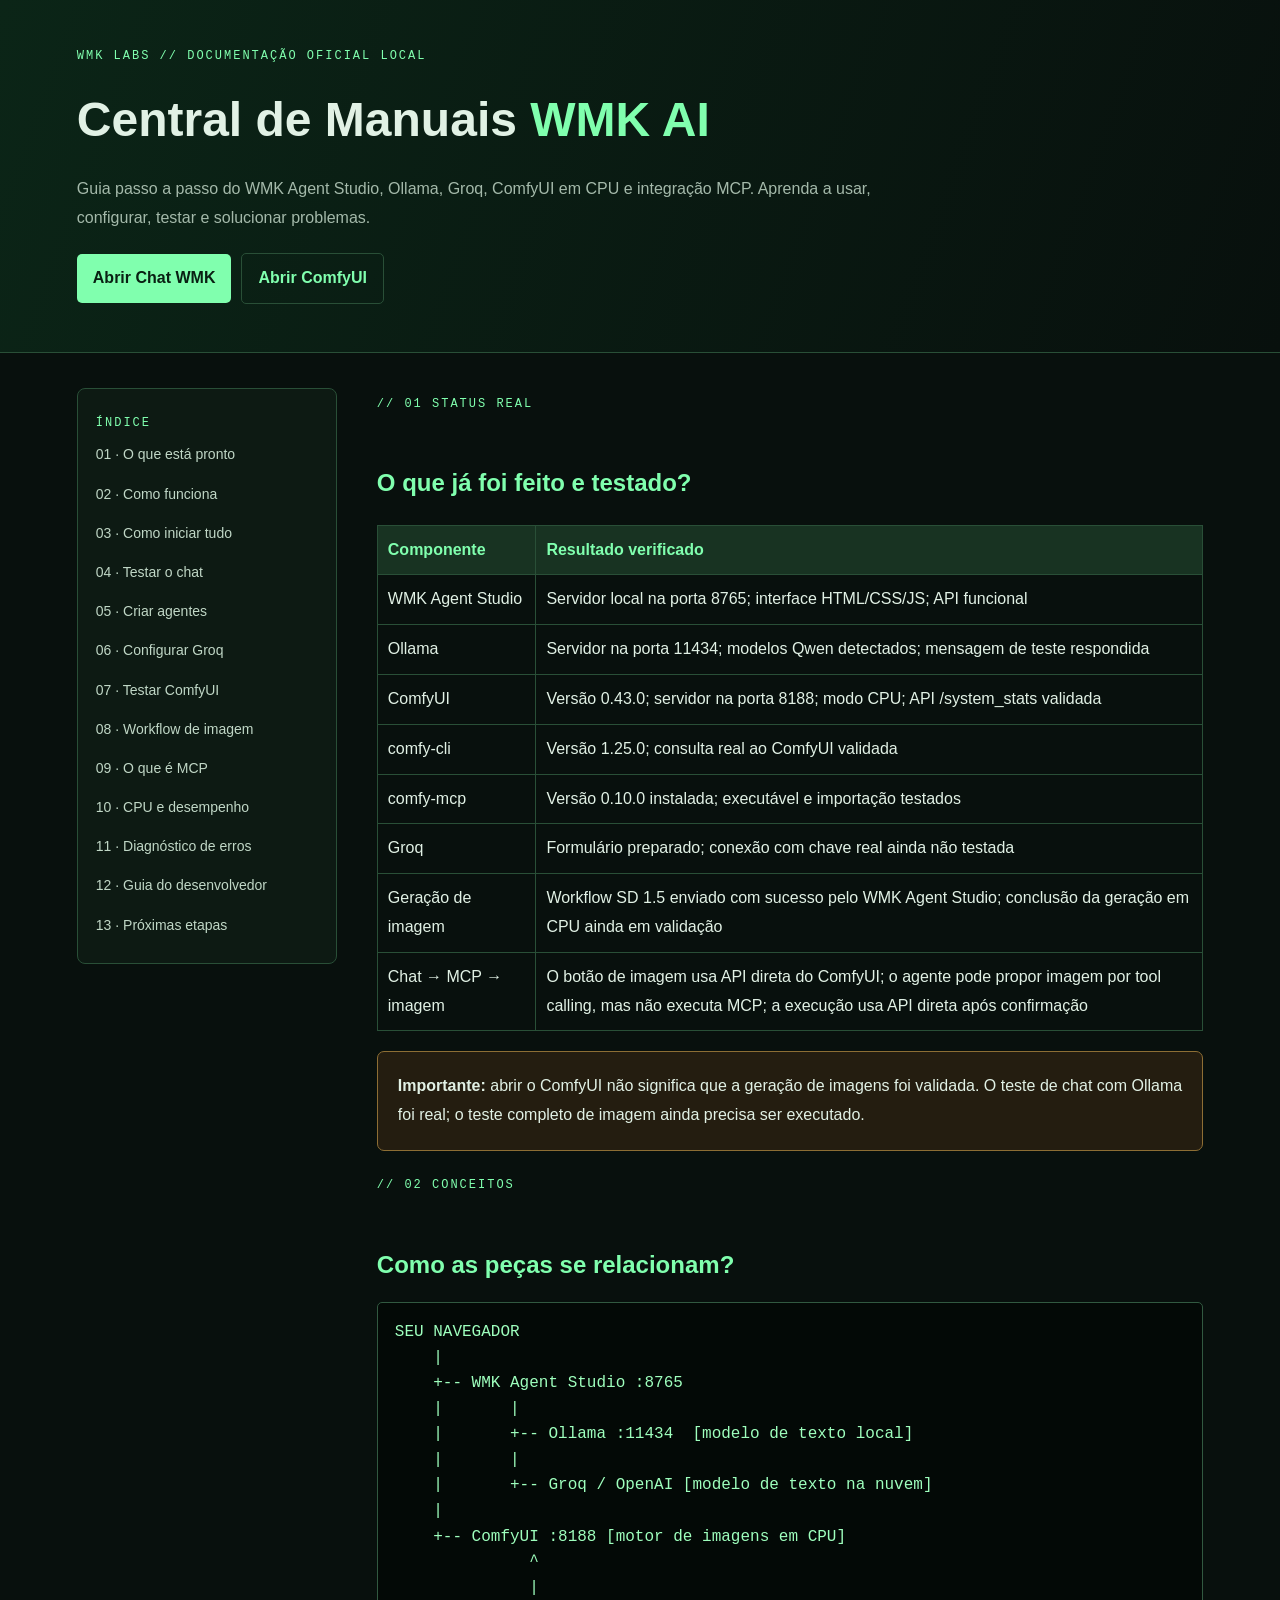
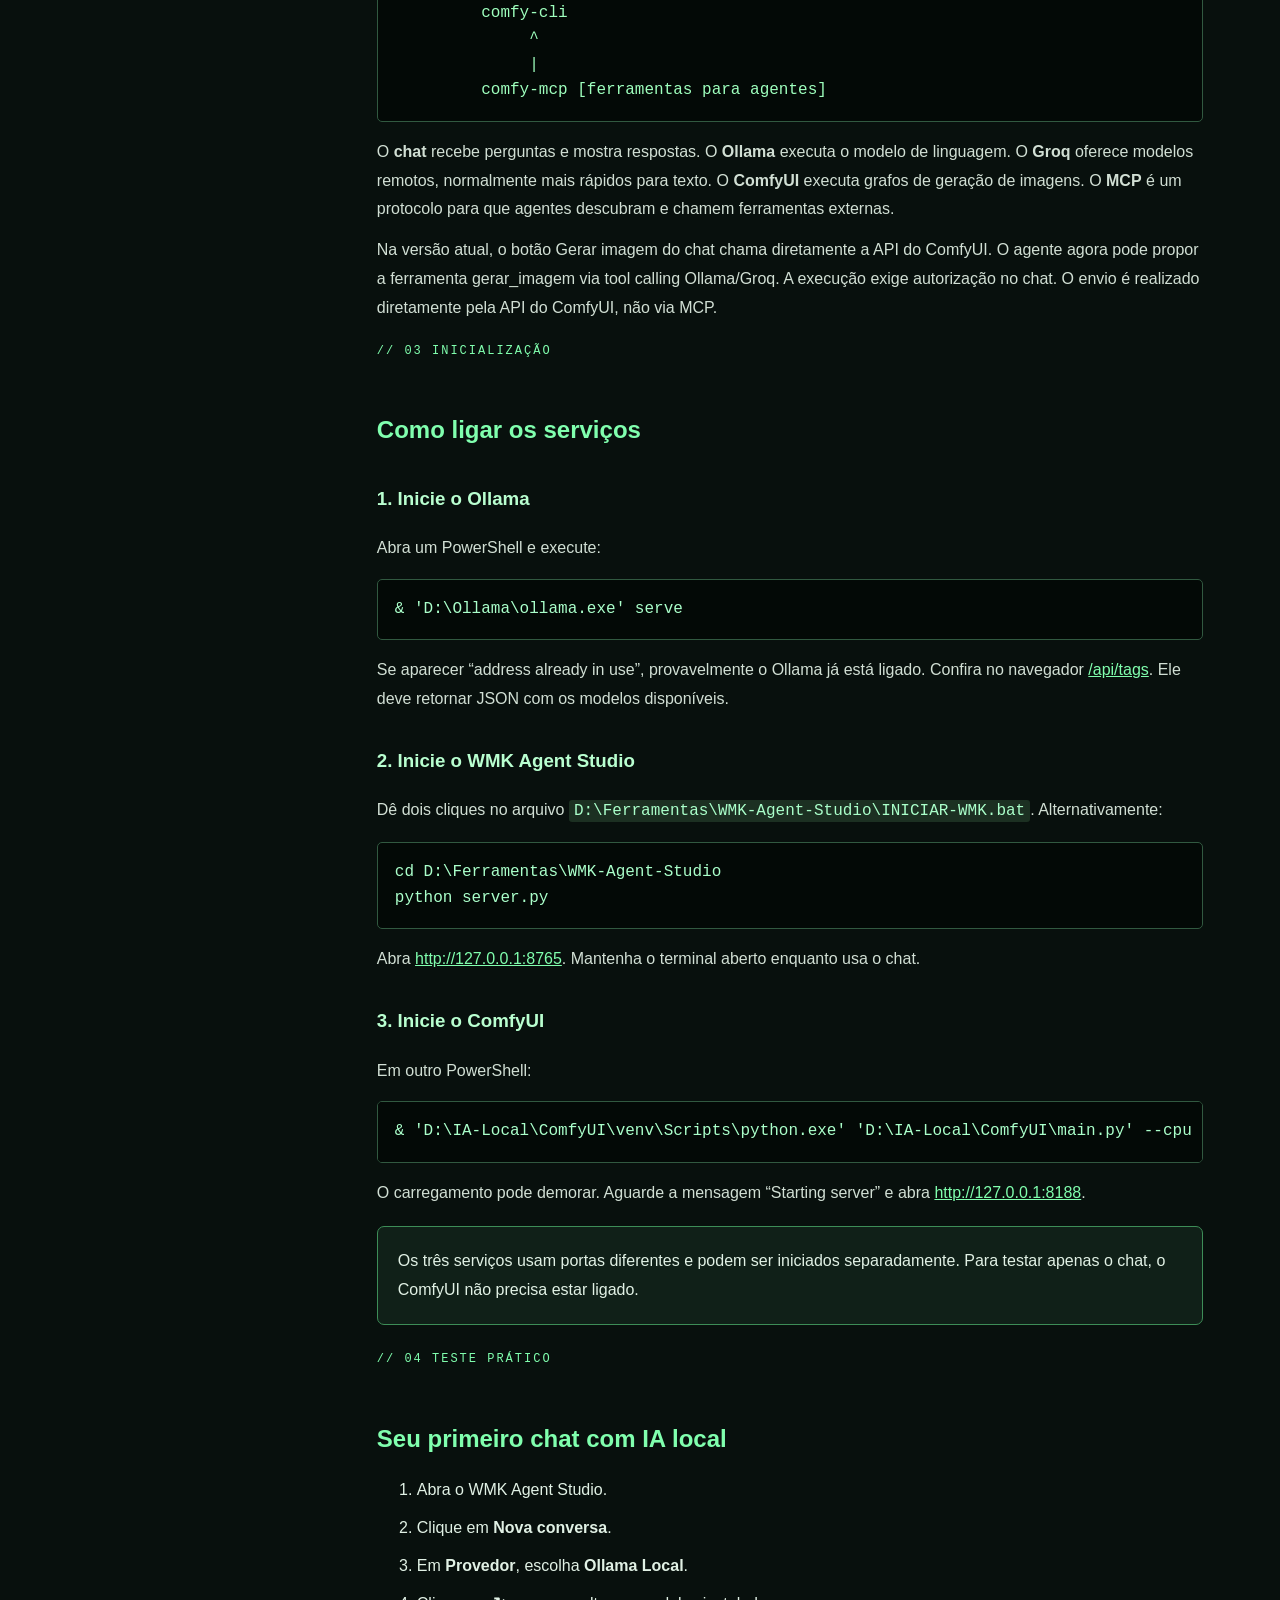
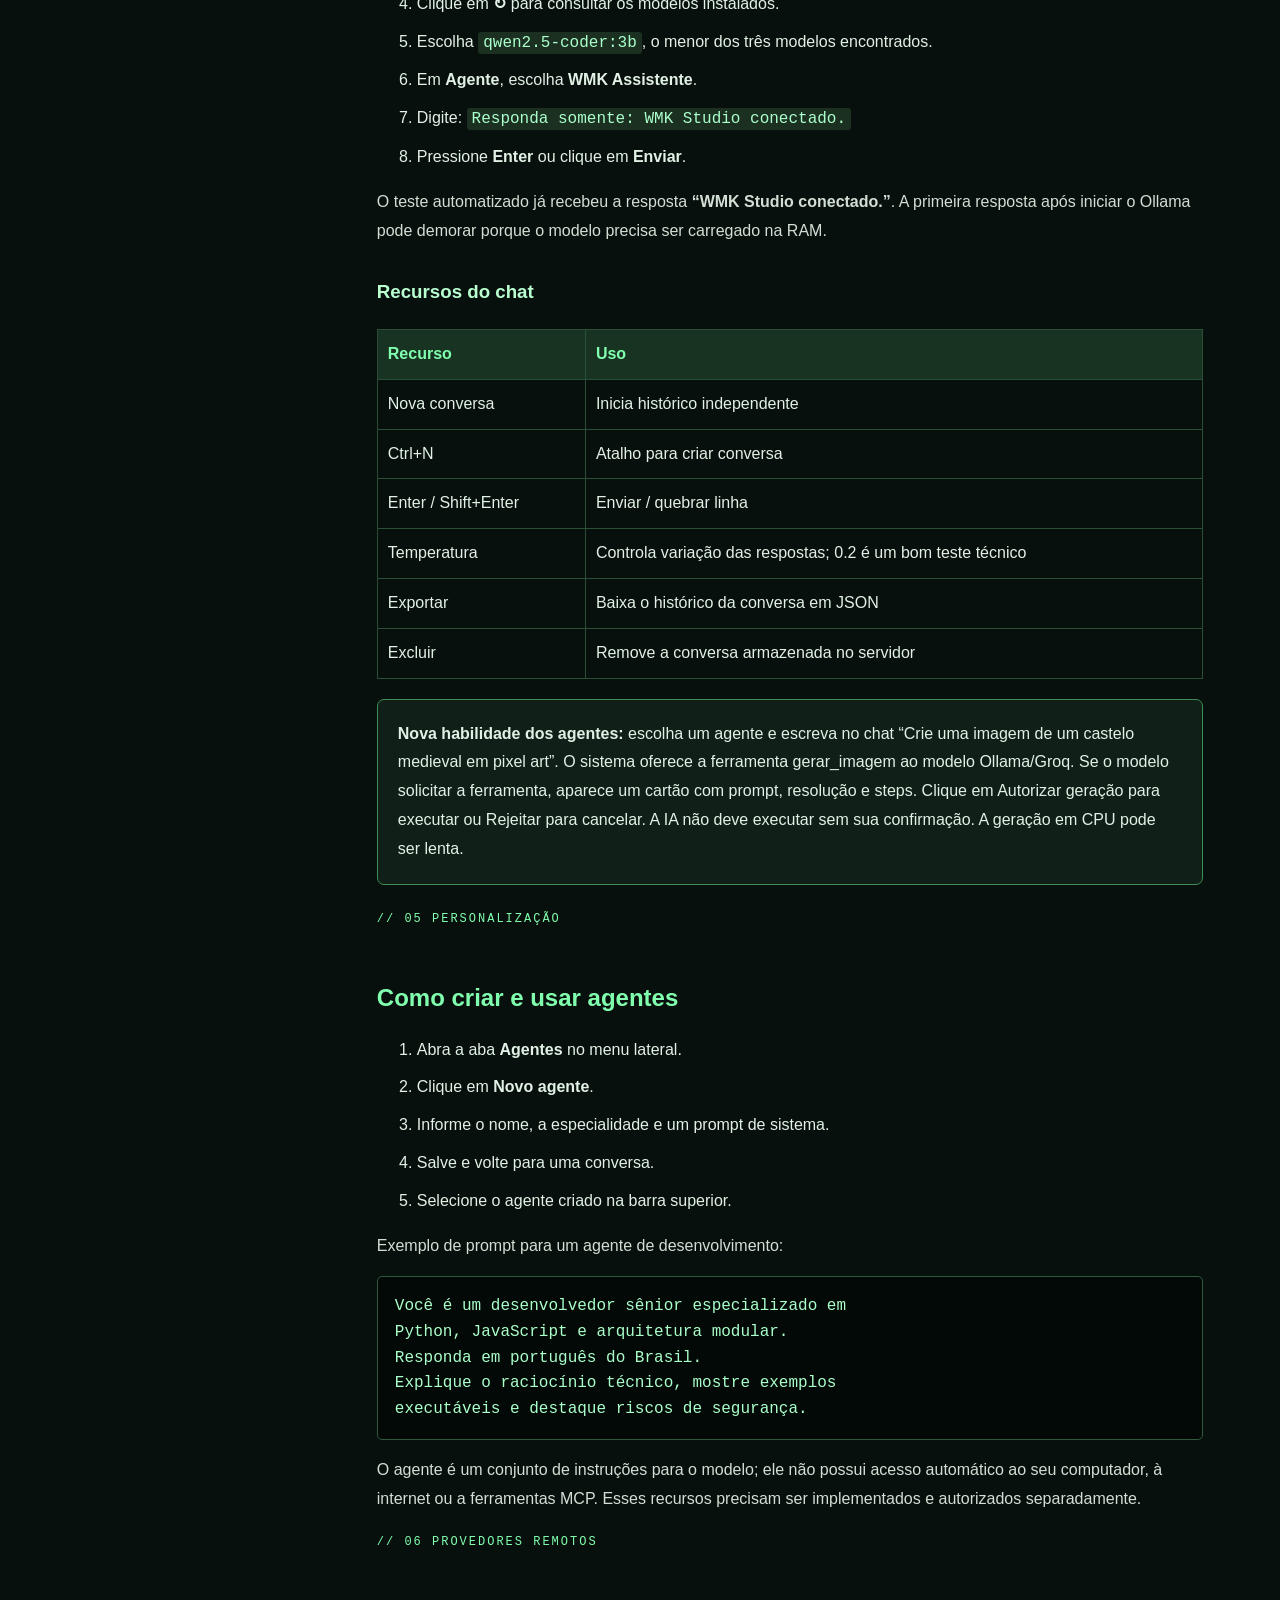
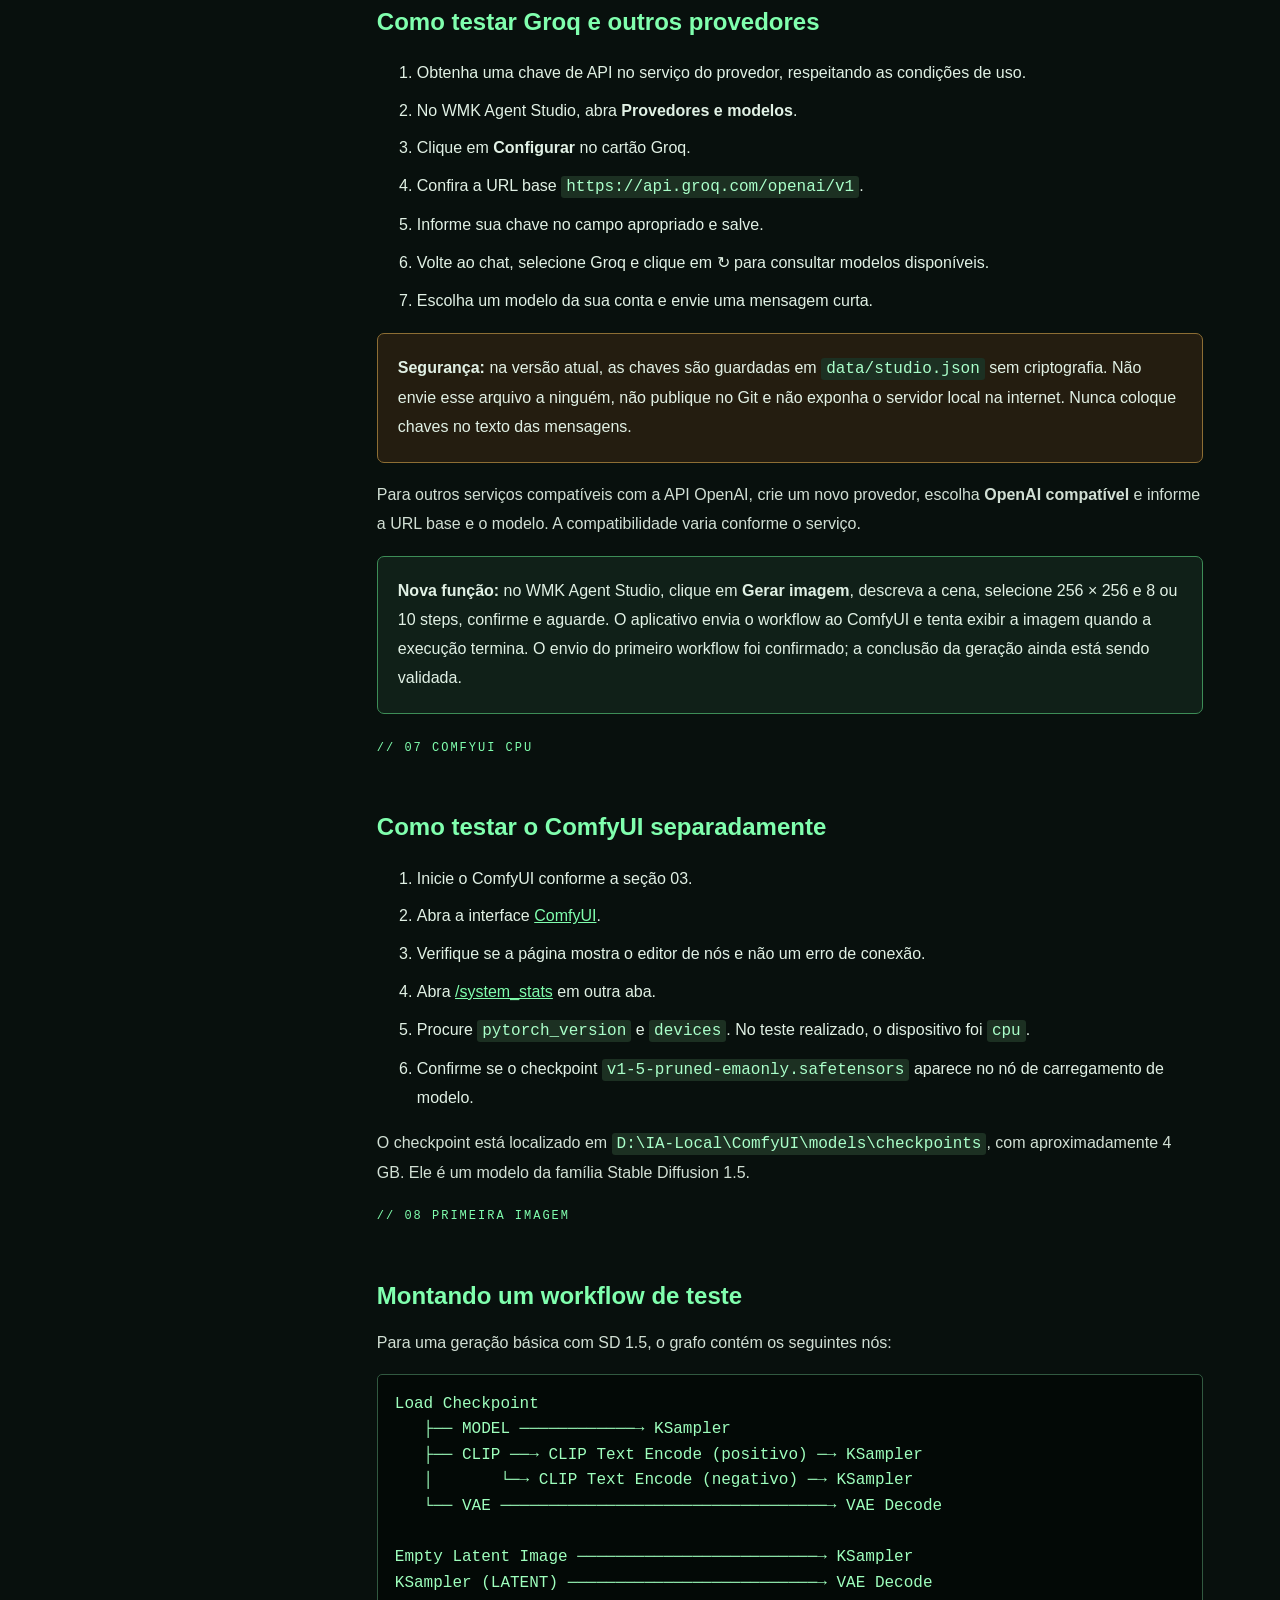
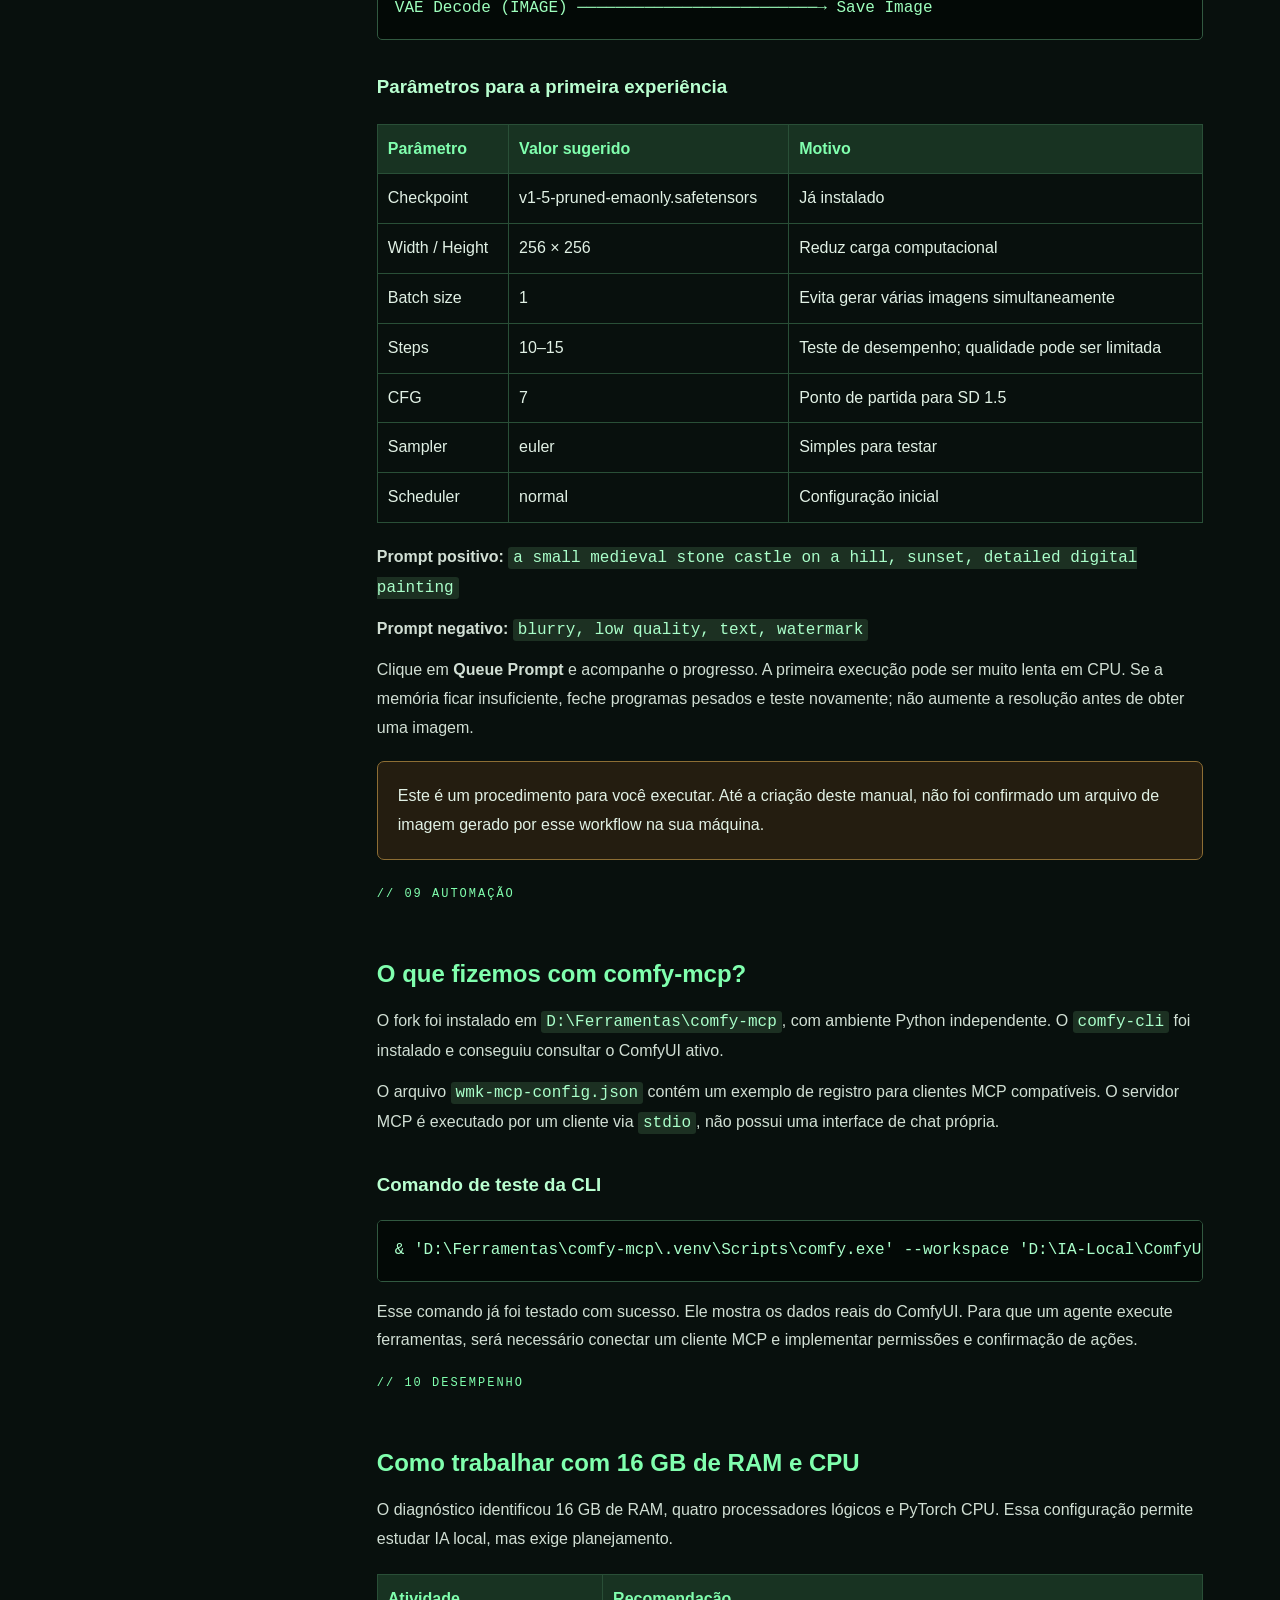
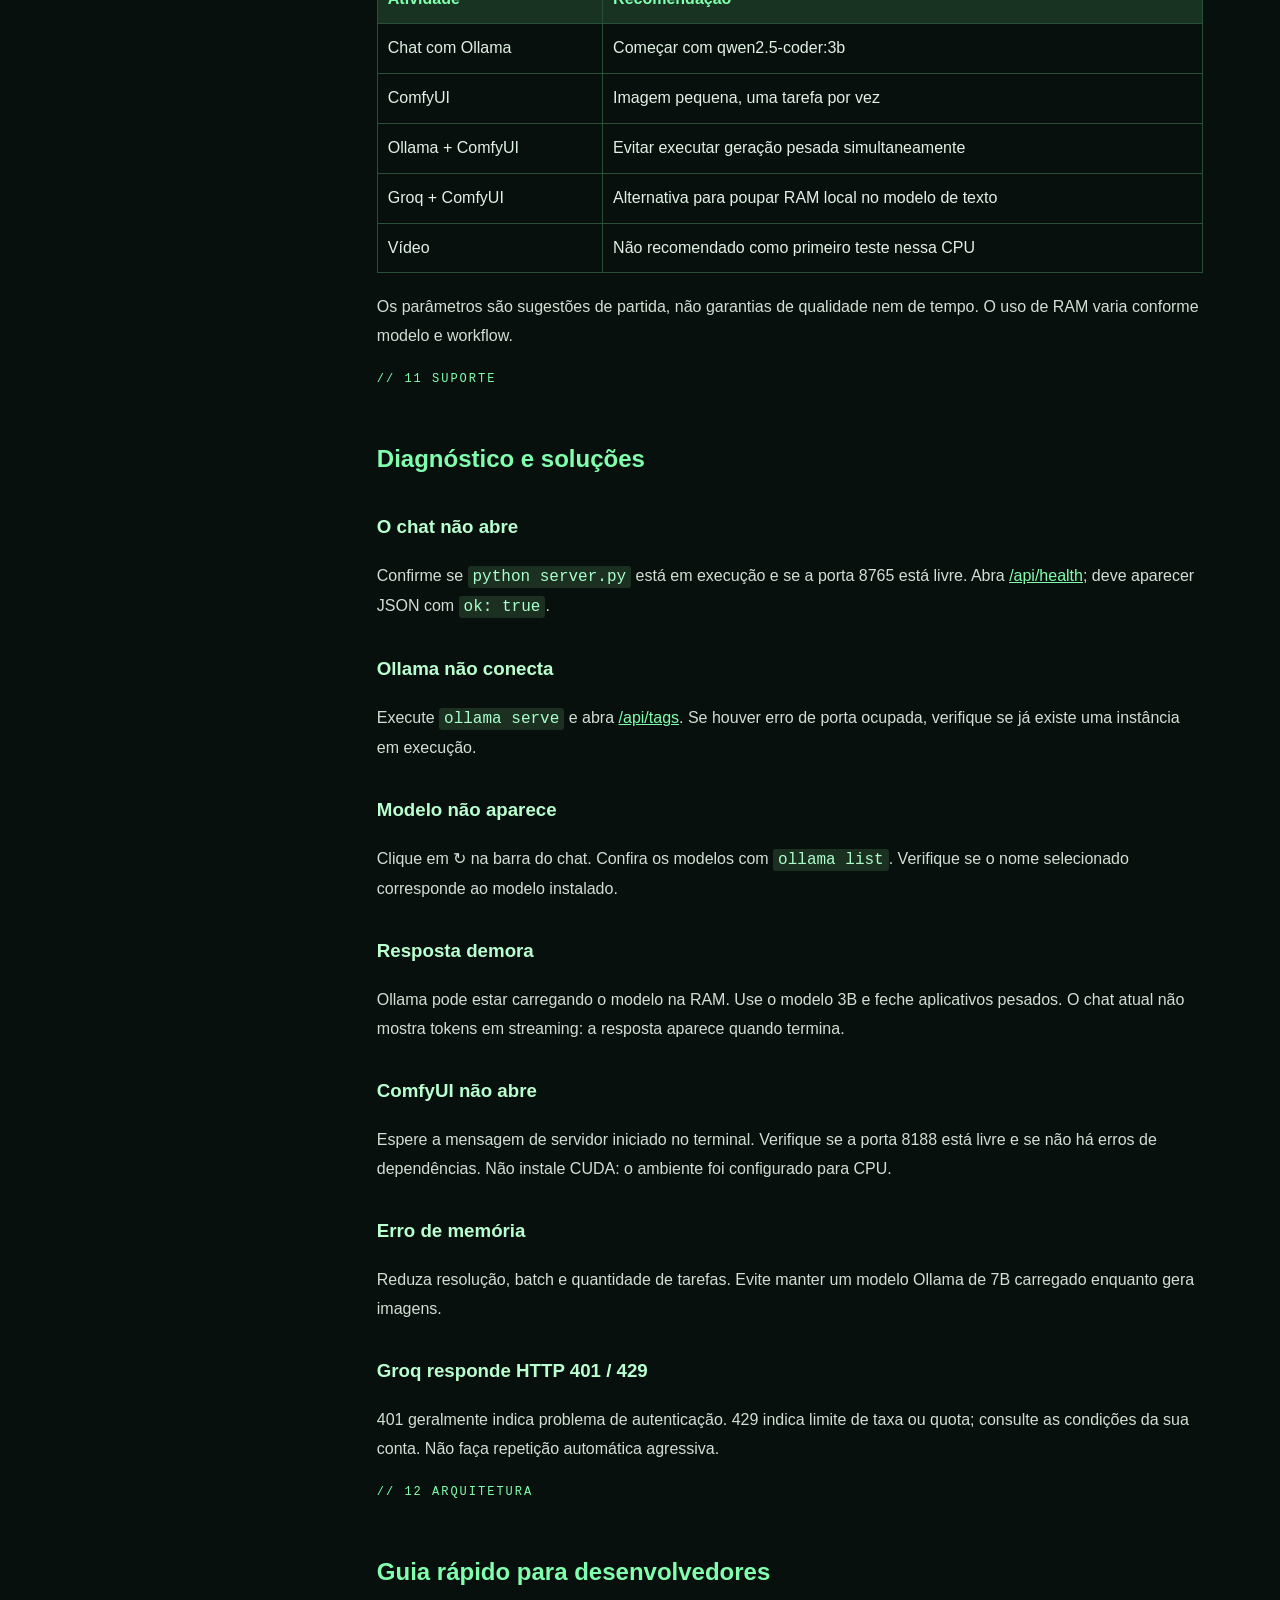
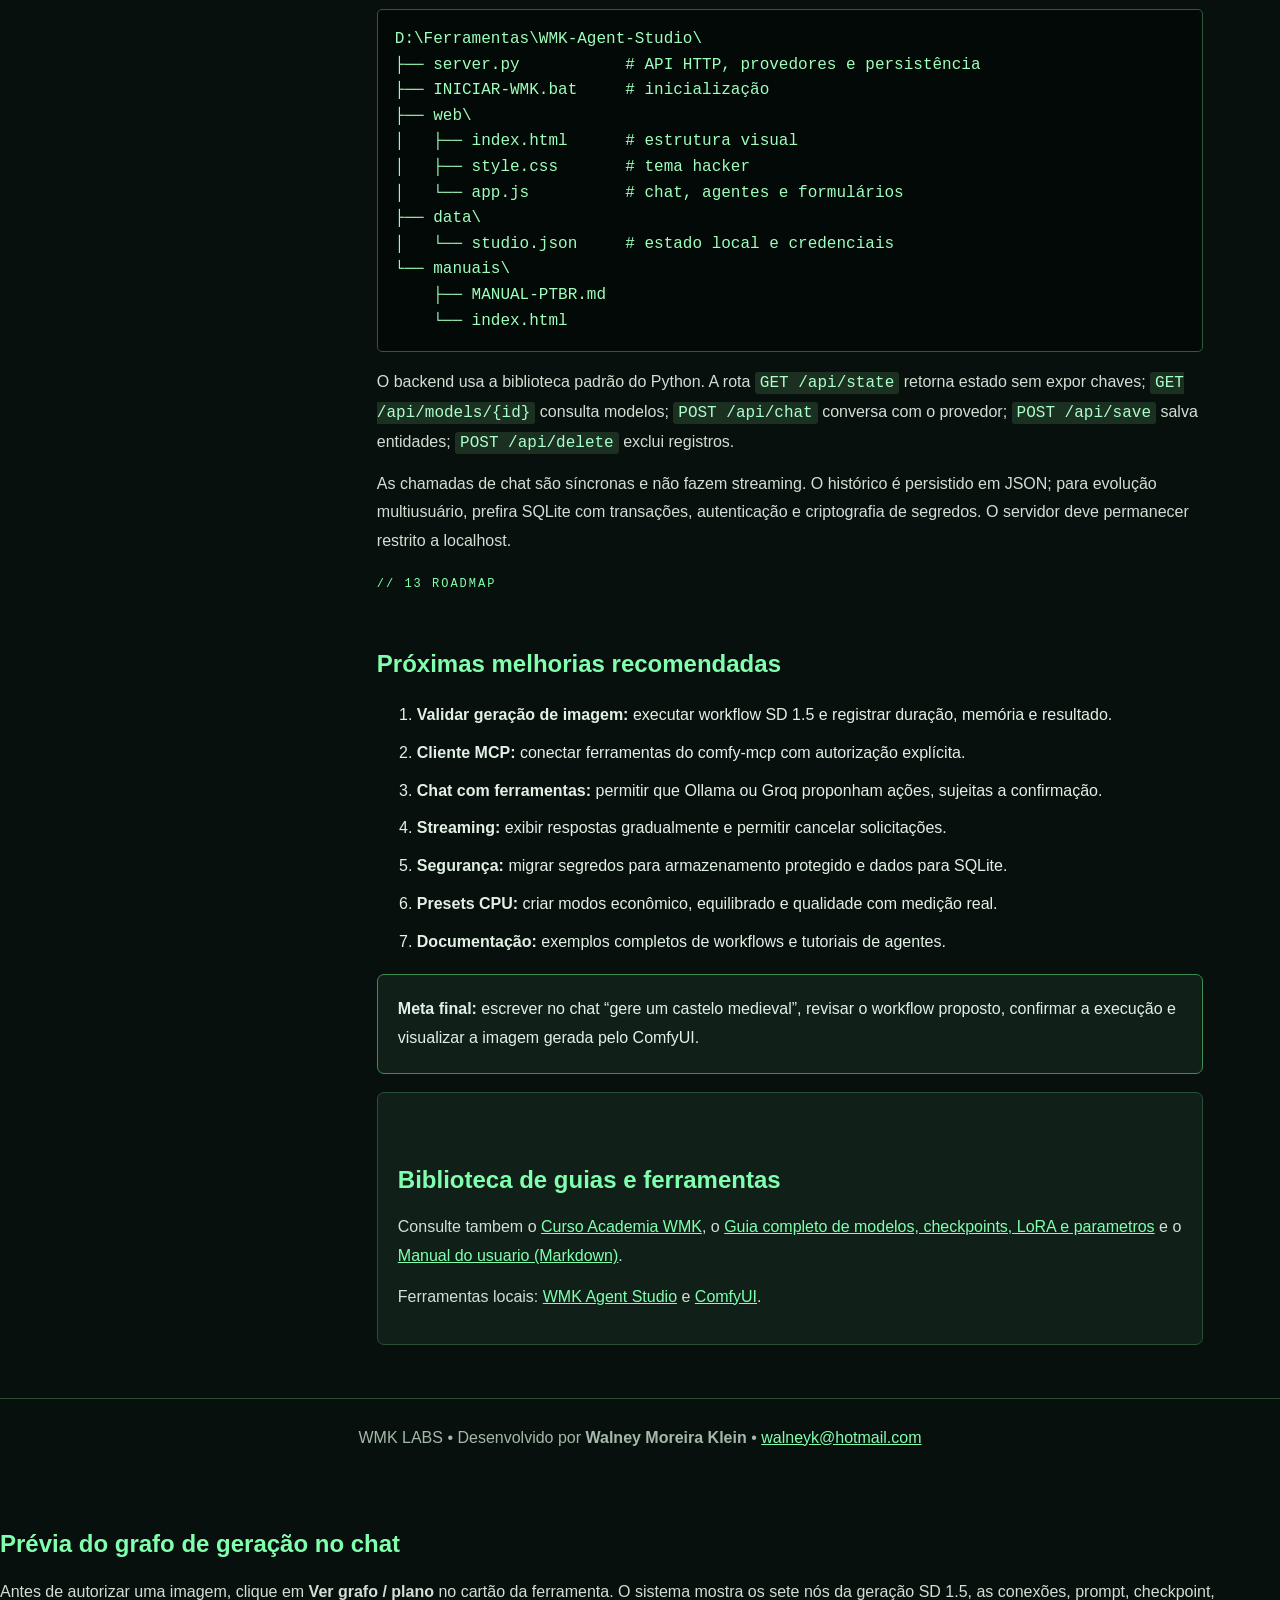
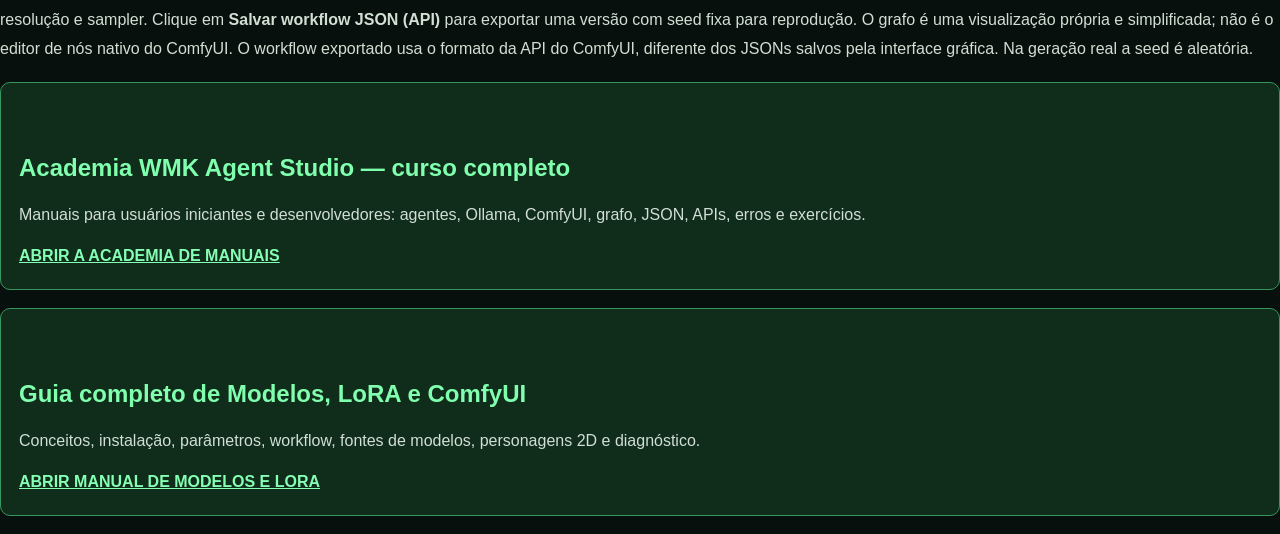
<file: examples/wmk-agent-studio/manuais/index.html>
﻿<!doctype html><html lang="pt-BR"><head><meta charset="utf-8"><meta name="viewport" content="width=device-width,initial-scale=1"><title>WMK • Central de Manuais</title><style>:root{--bg:#08100d;--panel:#102018;--border:#294f37;--green:#80ffae;--txt:#e1f1e5;--muted:#a4b9aa}*{box-sizing:border-box}html{scroll-behavior:smooth}body{background:var(--bg);color:var(--txt);font:16px/1.8 'Segoe UI',Arial,sans-serif;margin:0}header{padding:40px 6vw;background:linear-gradient(110deg,#0b2517,#08100d);border-bottom:1px solid var(--border)}header small,nav strong,.tag{font:12px Consolas,monospace;letter-spacing:2px;color:var(--green)}h1{font-size:clamp(30px,4vw,48px);margin:8px 0}h2{color:var(--green);margin:45px 0 12px}h3{color:#b9ffd0;margin-top:30px}p{margin:12px 0;color:#d1dfd4}header p{max-width:800px;color:var(--muted)}.layout{display:grid;grid-template-columns:260px minmax(0,900px);gap:40px;padding:35px 6vw}nav{position:sticky;top:20px;align-self:start;background:#0d1a13;border:1px solid var(--border);padding:18px;border-radius:8px}nav a{display:block;color:#c0d7c6;text-decoration:none;padding:7px 0;font-size:14px}nav a:hover,a{color:var(--green)}main{min-width:0}.box,.warn,.ok{border:1px solid var(--border);background:var(--panel);padding:20px;border-radius:7px;margin:18px 0}.warn{border-color:#8d6e34;background:#241d10}.ok{border-color:#3d8d57}code,pre{font-family:Consolas,'Courier New',monospace}code{color:#aaffca;background:#1c3022;padding:2px 5px;border-radius:3px;overflow-wrap:anywhere}pre{background:#030906;color:#9effbd;border:1px solid #315940;padding:17px;overflow-x:auto;border-radius:5px;line-height:1.6}pre code{background:transparent;padding:0}table{border-collapse:collapse;width:100%;margin:20px 0}th,td{border:1px solid var(--border);padding:10px;text-align:left;vertical-align:top}th{background:#183322;color:var(--green)}li{margin:9px 0}.button{display:inline-block;background:var(--green);color:#092013;text-decoration:none;padding:10px 16px;border-radius:5px;font-weight:700;margin:8px 10px 8px 0}.button.secondary{background:transparent;color:var(--green);border:1px solid var(--border)}.tabs{display:flex;flex-wrap:wrap;gap:8px;margin:15px 0}.tabs button{border:1px solid var(--border);background:#12271b;color:var(--txt);padding:10px;cursor:pointer}.tabs button.active{background:var(--green);color:#07160d}.tabcontent{display:none}.tabcontent.active{display:block}footer{text-align:center;border-top:1px solid var(--border);padding:25px;color:var(--muted)}@media(max-width:850px){.layout{grid-template-columns:1fr}nav{position:static}}</style></head><body><header><small>WMK LABS // DOCUMENTAÇÃO OFICIAL LOCAL</small><h1>Central de Manuais <span style="color:var(--green)">WMK AI</span></h1><p>Guia passo a passo do WMK Agent Studio, Ollama, Groq, ComfyUI em CPU e integração MCP. Aprenda a usar, configurar, testar e solucionar problemas.</p><a class="button" href="http://127.0.0.1:8765">Abrir Chat WMK</a><a class="button secondary" href="http://127.0.0.1:8188">Abrir ComfyUI</a></header><div class="layout"><nav><strong>ÍNDICE</strong><a href="#situacao">01 · O que está pronto</a><a href="#arquitetura">02 · Como funciona</a><a href="#iniciar">03 · Como iniciar tudo</a><a href="#chat">04 · Testar o chat</a><a href="#agentes">05 · Criar agentes</a><a href="#groq">06 · Configurar Groq</a><a href="#comfy">07 · Testar ComfyUI</a><a href="#workflow">08 · Workflow de imagem</a><a href="#mcp">09 · O que é MCP</a><a href="#cpu">10 · CPU e desempenho</a><a href="#erros">11 · Diagnóstico de erros</a><a href="#dev">12 · Guia do desenvolvedor</a><a href="#roteiro">13 · Próximas etapas</a></nav><main>
<section id="situacao"><span class="tag">// 01 STATUS REAL</span><h2>O que já foi feito e testado?</h2><table><tr><th>Componente</th><th>Resultado verificado</th></tr><tr><td>WMK Agent Studio</td><td>Servidor local na porta 8765; interface HTML/CSS/JS; API funcional</td></tr><tr><td>Ollama</td><td>Servidor na porta 11434; modelos Qwen detectados; mensagem de teste respondida</td></tr><tr><td>ComfyUI</td><td>Versão 0.43.0; servidor na porta 8188; modo CPU; API /system_stats validada</td></tr><tr><td>comfy-cli</td><td>Versão 1.25.0; consulta real ao ComfyUI validada</td></tr><tr><td>comfy-mcp</td><td>Versão 0.10.0 instalada; executável e importação testados</td></tr><tr><td>Groq</td><td>Formulário preparado; conexão com chave real ainda não testada</td></tr><tr><td>Geração de imagem</td><td>Workflow SD 1.5 enviado com sucesso pelo WMK Agent Studio; conclusão da geração em CPU ainda em validação</td></tr><tr><td>Chat → MCP → imagem</td><td>O botão de imagem usa API direta do ComfyUI; o agente pode propor imagem por tool calling, mas não executa MCP; a execução usa API direta após confirmação</td></tr></table><div class="warn"><b>Importante:</b> abrir o ComfyUI não significa que a geração de imagens foi validada. O teste de chat com Ollama foi real; o teste completo de imagem ainda precisa ser executado.</div></section>
<section id="arquitetura"><span class="tag">// 02 CONCEITOS</span><h2>Como as peças se relacionam?</h2><pre>SEU NAVEGADOR
    |
    +-- WMK Agent Studio :8765
    |       |
    |       +-- Ollama :11434  [modelo de texto local]
    |       |
    |       +-- Groq / OpenAI [modelo de texto na nuvem]
    |
    +-- ComfyUI :8188 [motor de imagens em CPU]
              ^
              |
         comfy-cli
              ^
              |
         comfy-mcp [ferramentas para agentes]</pre><p>O <b>chat</b> recebe perguntas e mostra respostas. O <b>Ollama</b> executa o modelo de linguagem. O <b>Groq</b> oferece modelos remotos, normalmente mais rápidos para texto. O <b>ComfyUI</b> executa grafos de geração de imagens. O <b>MCP</b> é um protocolo para que agentes descubram e chamem ferramentas externas.</p><p>Na versão atual, o botão Gerar imagem do chat chama diretamente a API do ComfyUI. O agente agora pode propor a ferramenta gerar_imagem via tool calling Ollama/Groq. A execução exige autorização no chat. O envio é realizado diretamente pela API do ComfyUI, não via MCP.</p></section>
<section id="iniciar"><span class="tag">// 03 INICIALIZAÇÃO</span><h2>Como ligar os serviços</h2><h3>1. Inicie o Ollama</h3><p>Abra um PowerShell e execute:</p><pre><code>&amp; 'D:\Ollama\ollama.exe' serve</code></pre><p>Se aparecer “address already in use”, provavelmente o Ollama já está ligado. Confira no navegador <a href="http://127.0.0.1:11434/api/tags">/api/tags</a>. Ele deve retornar JSON com os modelos disponíveis.</p><h3>2. Inicie o WMK Agent Studio</h3><p>Dê dois cliques no arquivo <code>D:\Ferramentas\WMK-Agent-Studio\INICIAR-WMK.bat</code>. Alternativamente:</p><pre><code>cd D:\Ferramentas\WMK-Agent-Studio
python server.py</code></pre><p>Abra <a href="http://127.0.0.1:8765">http://127.0.0.1:8765</a>. Mantenha o terminal aberto enquanto usa o chat.</p><h3>3. Inicie o ComfyUI</h3><p>Em outro PowerShell:</p><pre><code>&amp; 'D:\IA-Local\ComfyUI\venv\Scripts\python.exe' 'D:\IA-Local\ComfyUI\main.py' --cpu --listen 127.0.0.1 --port 8188</code></pre><p>O carregamento pode demorar. Aguarde a mensagem “Starting server” e abra <a href="http://127.0.0.1:8188">http://127.0.0.1:8188</a>.</p><div class="ok">Os três serviços usam portas diferentes e podem ser iniciados separadamente. Para testar apenas o chat, o ComfyUI não precisa estar ligado.</div></section>
<section id="chat"><span class="tag">// 04 TESTE PRÁTICO</span><h2>Seu primeiro chat com IA local</h2><ol><li>Abra o WMK Agent Studio.</li><li>Clique em <b>Nova conversa</b>.</li><li>Em <b>Provedor</b>, escolha <b>Ollama Local</b>.</li><li>Clique em <b>↻</b> para consultar os modelos instalados.</li><li>Escolha <code>qwen2.5-coder:3b</code>, o menor dos três modelos encontrados.</li><li>Em <b>Agente</b>, escolha <b>WMK Assistente</b>.</li><li>Digite: <code>Responda somente: WMK Studio conectado.</code></li><li>Pressione <b>Enter</b> ou clique em <b>Enviar</b>.</li></ol><p>O teste automatizado já recebeu a resposta <b>“WMK Studio conectado.”</b>. A primeira resposta após iniciar o Ollama pode demorar porque o modelo precisa ser carregado na RAM.</p><h3>Recursos do chat</h3><table><tr><th>Recurso</th><th>Uso</th></tr><tr><td>Nova conversa</td><td>Inicia histórico independente</td></tr><tr><td>Ctrl+N</td><td>Atalho para criar conversa</td></tr><tr><td>Enter / Shift+Enter</td><td>Enviar / quebrar linha</td></tr><tr><td>Temperatura</td><td>Controla variação das respostas; 0.2 é um bom teste técnico</td></tr><tr><td>Exportar</td><td>Baixa o histórico da conversa em JSON</td></tr><tr><td>Excluir</td><td>Remove a conversa armazenada no servidor</td></tr></table></section>
<section id="agentes"><div class="ok"><b>Nova habilidade dos agentes:</b> escolha um agente e escreva no chat “Crie uma imagem de um castelo medieval em pixel art”. O sistema oferece a ferramenta gerar_imagem ao modelo Ollama/Groq. Se o modelo solicitar a ferramenta, aparece um cartão com prompt, resolução e steps. Clique em Autorizar geração para executar ou Rejeitar para cancelar. A IA não deve executar sem sua confirmação. A geração em CPU pode ser lenta.</div><span class="tag">// 05 PERSONALIZAÇÃO</span><h2>Como criar e usar agentes</h2><ol><li>Abra a aba <b>Agentes</b> no menu lateral.</li><li>Clique em <b>Novo agente</b>.</li><li>Informe o nome, a especialidade e um prompt de sistema.</li><li>Salve e volte para uma conversa.</li><li>Selecione o agente criado na barra superior.</li></ol><p>Exemplo de prompt para um agente de desenvolvimento:</p><pre><code>Você é um desenvolvedor sênior especializado em
Python, JavaScript e arquitetura modular.
Responda em português do Brasil.
Explique o raciocínio técnico, mostre exemplos
executáveis e destaque riscos de segurança.</code></pre><p>O agente é um conjunto de instruções para o modelo; ele não possui acesso automático ao seu computador, à internet ou a ferramentas MCP. Esses recursos precisam ser implementados e autorizados separadamente.</p></section>
<section id="groq"><span class="tag">// 06 PROVEDORES REMOTOS</span><h2>Como testar Groq e outros provedores</h2><ol><li>Obtenha uma chave de API no serviço do provedor, respeitando as condições de uso.</li><li>No WMK Agent Studio, abra <b>Provedores e modelos</b>.</li><li>Clique em <b>Configurar</b> no cartão Groq.</li><li>Confira a URL base <code>https://api.groq.com/openai/v1</code>.</li><li>Informe sua chave no campo apropriado e salve.</li><li>Volte ao chat, selecione Groq e clique em ↻ para consultar modelos disponíveis.</li><li>Escolha um modelo da sua conta e envie uma mensagem curta.</li></ol><div class="warn"><b>Segurança:</b> na versão atual, as chaves são guardadas em <code>data/studio.json</code> sem criptografia. Não envie esse arquivo a ninguém, não publique no Git e não exponha o servidor local na internet. Nunca coloque chaves no texto das mensagens.</div><p>Para outros serviços compatíveis com a API OpenAI, crie um novo provedor, escolha <b>OpenAI compatível</b> e informe a URL base e o modelo. A compatibilidade varia conforme o serviço.</p></section>
<section id="comfy"><div class="ok"><b>Nova função:</b> no WMK Agent Studio, clique em <b>Gerar imagem</b>, descreva a cena, selecione 256 × 256 e 8 ou 10 steps, confirme e aguarde. O aplicativo envia o workflow ao ComfyUI e tenta exibir a imagem quando a execução termina. O envio do primeiro workflow foi confirmado; a conclusão da geração ainda está sendo validada.</div><span class="tag">// 07 COMFYUI CPU</span><h2>Como testar o ComfyUI separadamente</h2><ol><li>Inicie o ComfyUI conforme a seção 03.</li><li>Abra a interface <a href="http://127.0.0.1:8188">ComfyUI</a>.</li><li>Verifique se a página mostra o editor de nós e não um erro de conexão.</li><li>Abra <a href="http://127.0.0.1:8188/system_stats">/system_stats</a> em outra aba.</li><li>Procure <code>pytorch_version</code> e <code>devices</code>. No teste realizado, o dispositivo foi <code>cpu</code>.</li><li>Confirme se o checkpoint <code>v1-5-pruned-emaonly.safetensors</code> aparece no nó de carregamento de modelo.</li></ol><p>O checkpoint está localizado em <code>D:\IA-Local\ComfyUI\models\checkpoints</code>, com aproximadamente 4 GB. Ele é um modelo da família Stable Diffusion 1.5.</p></section>
<section id="workflow"><span class="tag">// 08 PRIMEIRA IMAGEM</span><h2>Montando um workflow de teste</h2><p>Para uma geração básica com SD 1.5, o grafo contém os seguintes nós:</p><pre>Load Checkpoint
   ├── MODEL ────────────→ KSampler
   ├── CLIP ──→ CLIP Text Encode (positivo) ─→ KSampler
   │       └─→ CLIP Text Encode (negativo) ─→ KSampler
   └── VAE ──────────────────────────────────→ VAE Decode

Empty Latent Image ─────────────────────────→ KSampler
KSampler (LATENT) ──────────────────────────→ VAE Decode
VAE Decode (IMAGE) ─────────────────────────→ Save Image</pre><h3>Parâmetros para a primeira experiência</h3><table><tr><th>Parâmetro</th><th>Valor sugerido</th><th>Motivo</th></tr><tr><td>Checkpoint</td><td>v1-5-pruned-emaonly.safetensors</td><td>Já instalado</td></tr><tr><td>Width / Height</td><td>256 × 256</td><td>Reduz carga computacional</td></tr><tr><td>Batch size</td><td>1</td><td>Evita gerar várias imagens simultaneamente</td></tr><tr><td>Steps</td><td>10–15</td><td>Teste de desempenho; qualidade pode ser limitada</td></tr><tr><td>CFG</td><td>7</td><td>Ponto de partida para SD 1.5</td></tr><tr><td>Sampler</td><td>euler</td><td>Simples para testar</td></tr><tr><td>Scheduler</td><td>normal</td><td>Configuração inicial</td></tr></table><p><b>Prompt positivo:</b> <code>a small medieval stone castle on a hill, sunset, detailed digital painting</code></p><p><b>Prompt negativo:</b> <code>blurry, low quality, text, watermark</code></p><p>Clique em <b>Queue Prompt</b> e acompanhe o progresso. A primeira execução pode ser muito lenta em CPU. Se a memória ficar insuficiente, feche programas pesados e teste novamente; não aumente a resolução antes de obter uma imagem.</p><div class="warn">Este é um procedimento para você executar. Até a criação deste manual, não foi confirmado um arquivo de imagem gerado por esse workflow na sua máquina.</div></section>
<section id="mcp"><span class="tag">// 09 AUTOMAÇÃO</span><h2>O que fizemos com comfy-mcp?</h2><p>O fork foi instalado em <code>D:\Ferramentas\comfy-mcp</code>, com ambiente Python independente. O <code>comfy-cli</code> foi instalado e conseguiu consultar o ComfyUI ativo.</p><p>O arquivo <code>wmk-mcp-config.json</code> contém um exemplo de registro para clientes MCP compatíveis. O servidor MCP é executado por um cliente via <code>stdio</code>, não possui uma interface de chat própria.</p><h3>Comando de teste da CLI</h3><pre><code>&amp; 'D:\Ferramentas\comfy-mcp\.venv\Scripts\comfy.exe' --workspace 'D:\IA-Local\ComfyUI' --json system-stats</code></pre><p>Esse comando já foi testado com sucesso. Ele mostra os dados reais do ComfyUI. Para que um agente execute ferramentas, será necessário conectar um cliente MCP e implementar permissões e confirmação de ações.</p></section>
<section id="cpu"><span class="tag">// 10 DESEMPENHO</span><h2>Como trabalhar com 16 GB de RAM e CPU</h2><p>O diagnóstico identificou 16 GB de RAM, quatro processadores lógicos e PyTorch CPU. Essa configuração permite estudar IA local, mas exige planejamento.</p><table><tr><th>Atividade</th><th>Recomendação</th></tr><tr><td>Chat com Ollama</td><td>Começar com qwen2.5-coder:3b</td></tr><tr><td>ComfyUI</td><td>Imagem pequena, uma tarefa por vez</td></tr><tr><td>Ollama + ComfyUI</td><td>Evitar executar geração pesada simultaneamente</td></tr><tr><td>Groq + ComfyUI</td><td>Alternativa para poupar RAM local no modelo de texto</td></tr><tr><td>Vídeo</td><td>Não recomendado como primeiro teste nessa CPU</td></tr></table><p>Os parâmetros são sugestões de partida, não garantias de qualidade nem de tempo. O uso de RAM varia conforme modelo e workflow.</p></section>
<section id="erros"><span class="tag">// 11 SUPORTE</span><h2>Diagnóstico e soluções</h2><h3>O chat não abre</h3><p>Confirme se <code>python server.py</code> está em execução e se a porta 8765 está livre. Abra <a href="http://127.0.0.1:8765/api/health">/api/health</a>; deve aparecer JSON com <code>ok: true</code>.</p><h3>Ollama não conecta</h3><p>Execute <code>ollama serve</code> e abra <a href="http://127.0.0.1:11434/api/tags">/api/tags</a>. Se houver erro de porta ocupada, verifique se já existe uma instância em execução.</p><h3>Modelo não aparece</h3><p>Clique em ↻ na barra do chat. Confira os modelos com <code>ollama list</code>. Verifique se o nome selecionado corresponde ao modelo instalado.</p><h3>Resposta demora</h3><p>Ollama pode estar carregando o modelo na RAM. Use o modelo 3B e feche aplicativos pesados. O chat atual não mostra tokens em streaming: a resposta aparece quando termina.</p><h3>ComfyUI não abre</h3><p>Espere a mensagem de servidor iniciado no terminal. Verifique se a porta 8188 está livre e se não há erros de dependências. Não instale CUDA: o ambiente foi configurado para CPU.</p><h3>Erro de memória</h3><p>Reduza resolução, batch e quantidade de tarefas. Evite manter um modelo Ollama de 7B carregado enquanto gera imagens.</p><h3>Groq responde HTTP 401 / 429</h3><p>401 geralmente indica problema de autenticação. 429 indica limite de taxa ou quota; consulte as condições da sua conta. Não faça repetição automática agressiva.</p></section>
<section id="dev"><span class="tag">// 12 ARQUITETURA</span><h2>Guia rápido para desenvolvedores</h2><pre>D:\Ferramentas\WMK-Agent-Studio\
├── server.py           # API HTTP, provedores e persistência
├── INICIAR-WMK.bat     # inicialização
├── web\
│   ├── index.html      # estrutura visual
│   ├── style.css       # tema hacker
│   └── app.js          # chat, agentes e formulários
├── data\
│   └── studio.json     # estado local e credenciais
└── manuais\
    ├── MANUAL-PTBR.md
    └── index.html</pre><p>O backend usa a biblioteca padrão do Python. A rota <code>GET /api/state</code> retorna estado sem expor chaves; <code>GET /api/models/{id}</code> consulta modelos; <code>POST /api/chat</code> conversa com o provedor; <code>POST /api/save</code> salva entidades; <code>POST /api/delete</code> exclui registros.</p><p>As chamadas de chat são síncronas e não fazem streaming. O histórico é persistido em JSON; para evolução multiusuário, prefira SQLite com transações, autenticação e criptografia de segredos. O servidor deve permanecer restrito a localhost.</p></section>
<section id="roteiro"><span class="tag">// 13 ROADMAP</span><h2>Próximas melhorias recomendadas</h2><ol><li><b>Validar geração de imagem:</b> executar workflow SD 1.5 e registrar duração, memória e resultado.</li><li><b>Cliente MCP:</b> conectar ferramentas do comfy-mcp com autorização explícita.</li><li><b>Chat com ferramentas:</b> permitir que Ollama ou Groq proponham ações, sujeitas a confirmação.</li><li><b>Streaming:</b> exibir respostas gradualmente e permitir cancelar solicitações.</li><li><b>Segurança:</b> migrar segredos para armazenamento protegido e dados para SQLite.</li><li><b>Presets CPU:</b> criar modos econômico, equilibrado e qualidade com medição real.</li><li><b>Documentação:</b> exemplos completos de workflows e tutoriais de agentes.</li></ol><div class="ok"><b>Meta final:</b> escrever no chat “gere um castelo medieval”, revisar o workflow proposto, confirmar a execução e visualizar a imagem gerada pelo ComfyUI.</div></section><div class="box"><h2>Biblioteca de guias e ferramentas</h2><p>Consulte tambem o <a href="/manuais/ACADEMIA-WMK.html">Curso Academia WMK</a>, o <a href="/manuais/GUIA-MODELOS-LORA-COMFYUI.html">Guia completo de modelos, checkpoints, LoRA e parametros</a> e o <a href="/manuais/MANUAL-PTBR.md">Manual do usuario (Markdown)</a>.</p><p>Ferramentas locais: <a href="http://127.0.0.1:8765">WMK Agent Studio</a> e <a href="http://127.0.0.1:8188">ComfyUI</a>.</p></div></main></div><footer>WMK LABS • Desenvolvido por <b>Walney Moreira Klein</b> • <a href="mailto:walneyk@hotmail.com">walneyk@hotmail.com</a></footer><section><h2>Prévia do grafo de geração no chat</h2><p>Antes de autorizar uma imagem, clique em <b>Ver grafo / plano</b> no cartão da ferramenta. O sistema mostra os sete nós da geração SD 1.5, as conexões, prompt, checkpoint, resolução e sampler. Clique em <b>Salvar workflow JSON (API)</b> para exportar uma versão com seed fixa para reprodução. O grafo é uma visualização própria e simplificada; não é o editor de nós nativo do ComfyUI. O workflow exportado usa o formato da API do ComfyUI, diferente dos JSONs salvos pela interface gráfica. Na geração real a seed é aleatória.</p></section><div style="padding:18px;margin:18px 0;border:1px solid #37975e;border-radius:10px;background:#102c1a"><h2>Academia WMK Agent Studio — curso completo</h2><p>Manuais para usuários iniciantes e desenvolvedores: agentes, Ollama, ComfyUI, grafo, JSON, APIs, erros e exercícios.</p><a href="/manuais/ACADEMIA-WMK.html" style="color:#85ffb4;font-weight:bold">ABRIR A ACADEMIA DE MANUAIS</a></div><div style="padding:18px;margin:18px 0;border:1px solid #37975e;border-radius:10px;background:#102c1a"><h2>Guia completo de Modelos, LoRA e ComfyUI</h2><p>Conceitos, instalação, parâmetros, workflow, fontes de modelos, personagens 2D e diagnóstico.</p><a href="/manuais/GUIA-MODELOS-LORA-COMFYUI.html" style="color:#85ffb4;font-weight:bold">ABRIR MANUAL DE MODELOS E LORA</a></div></body></html>
</file>
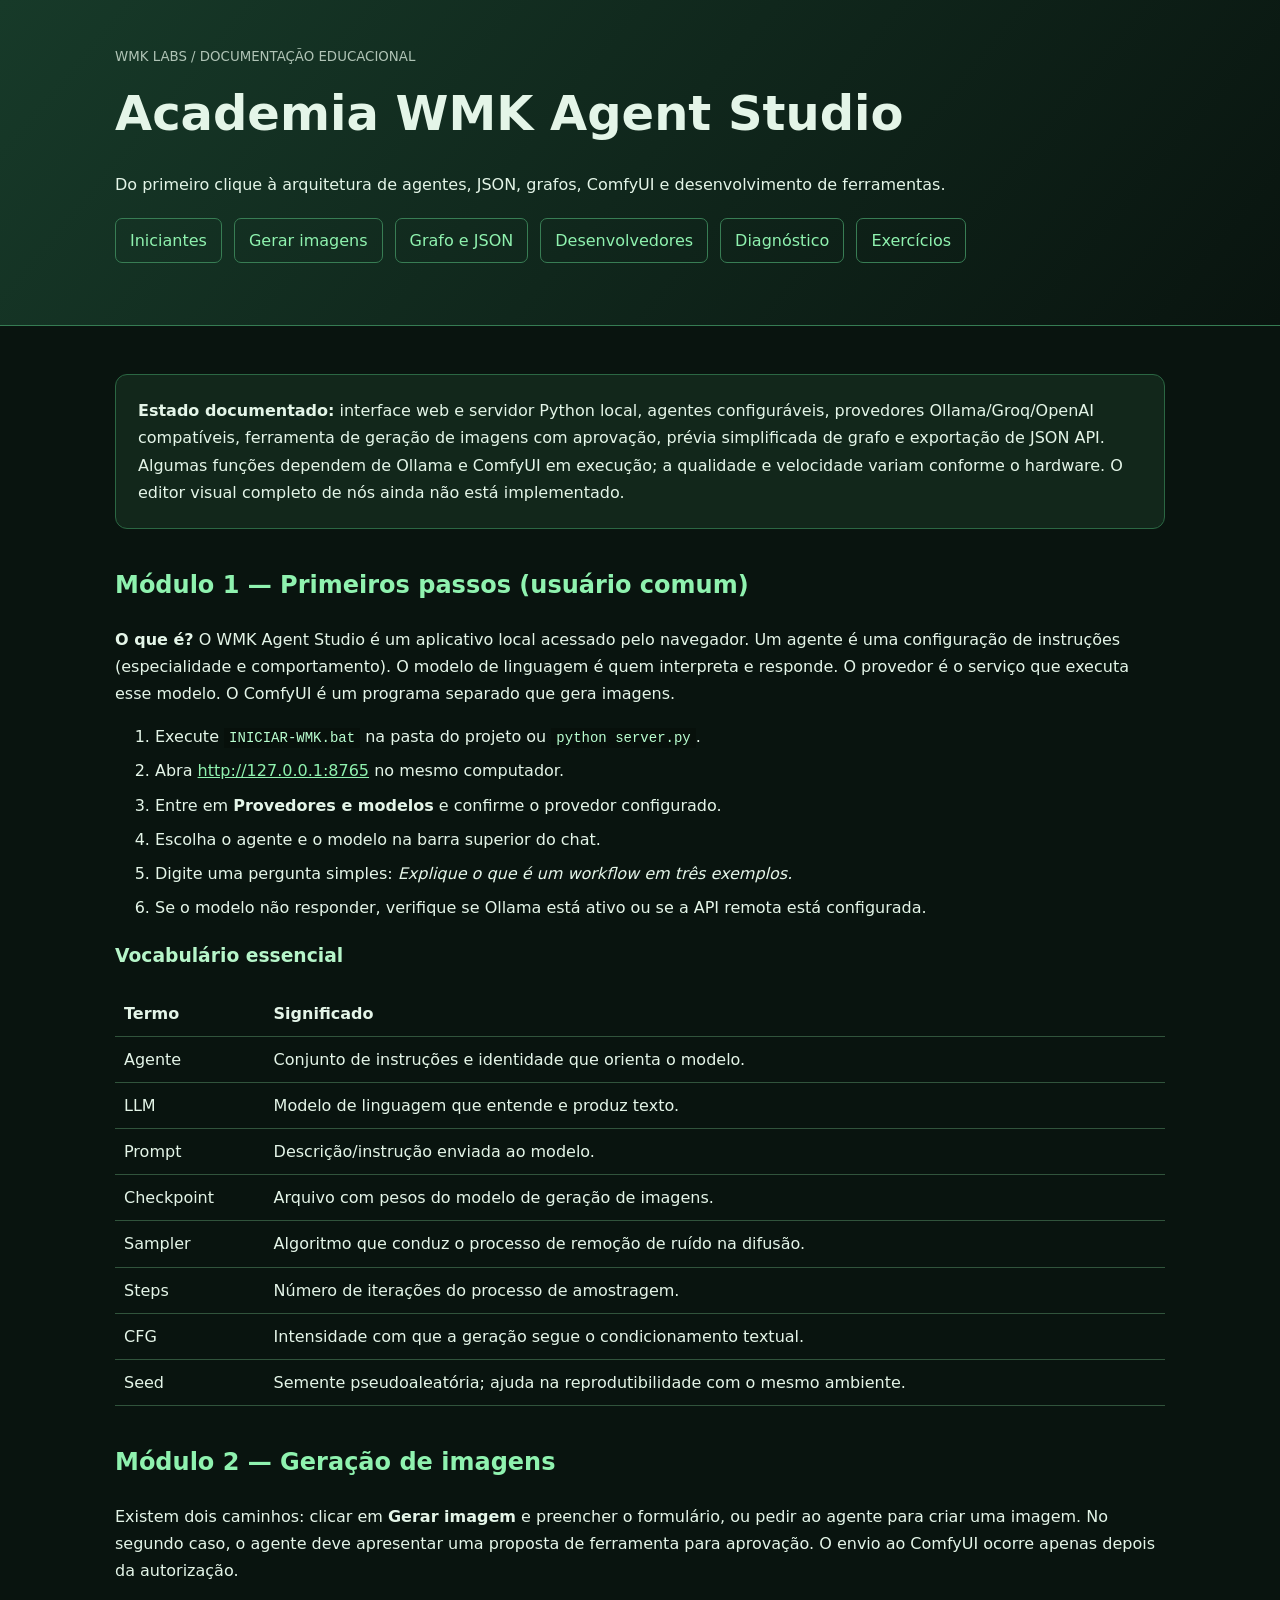
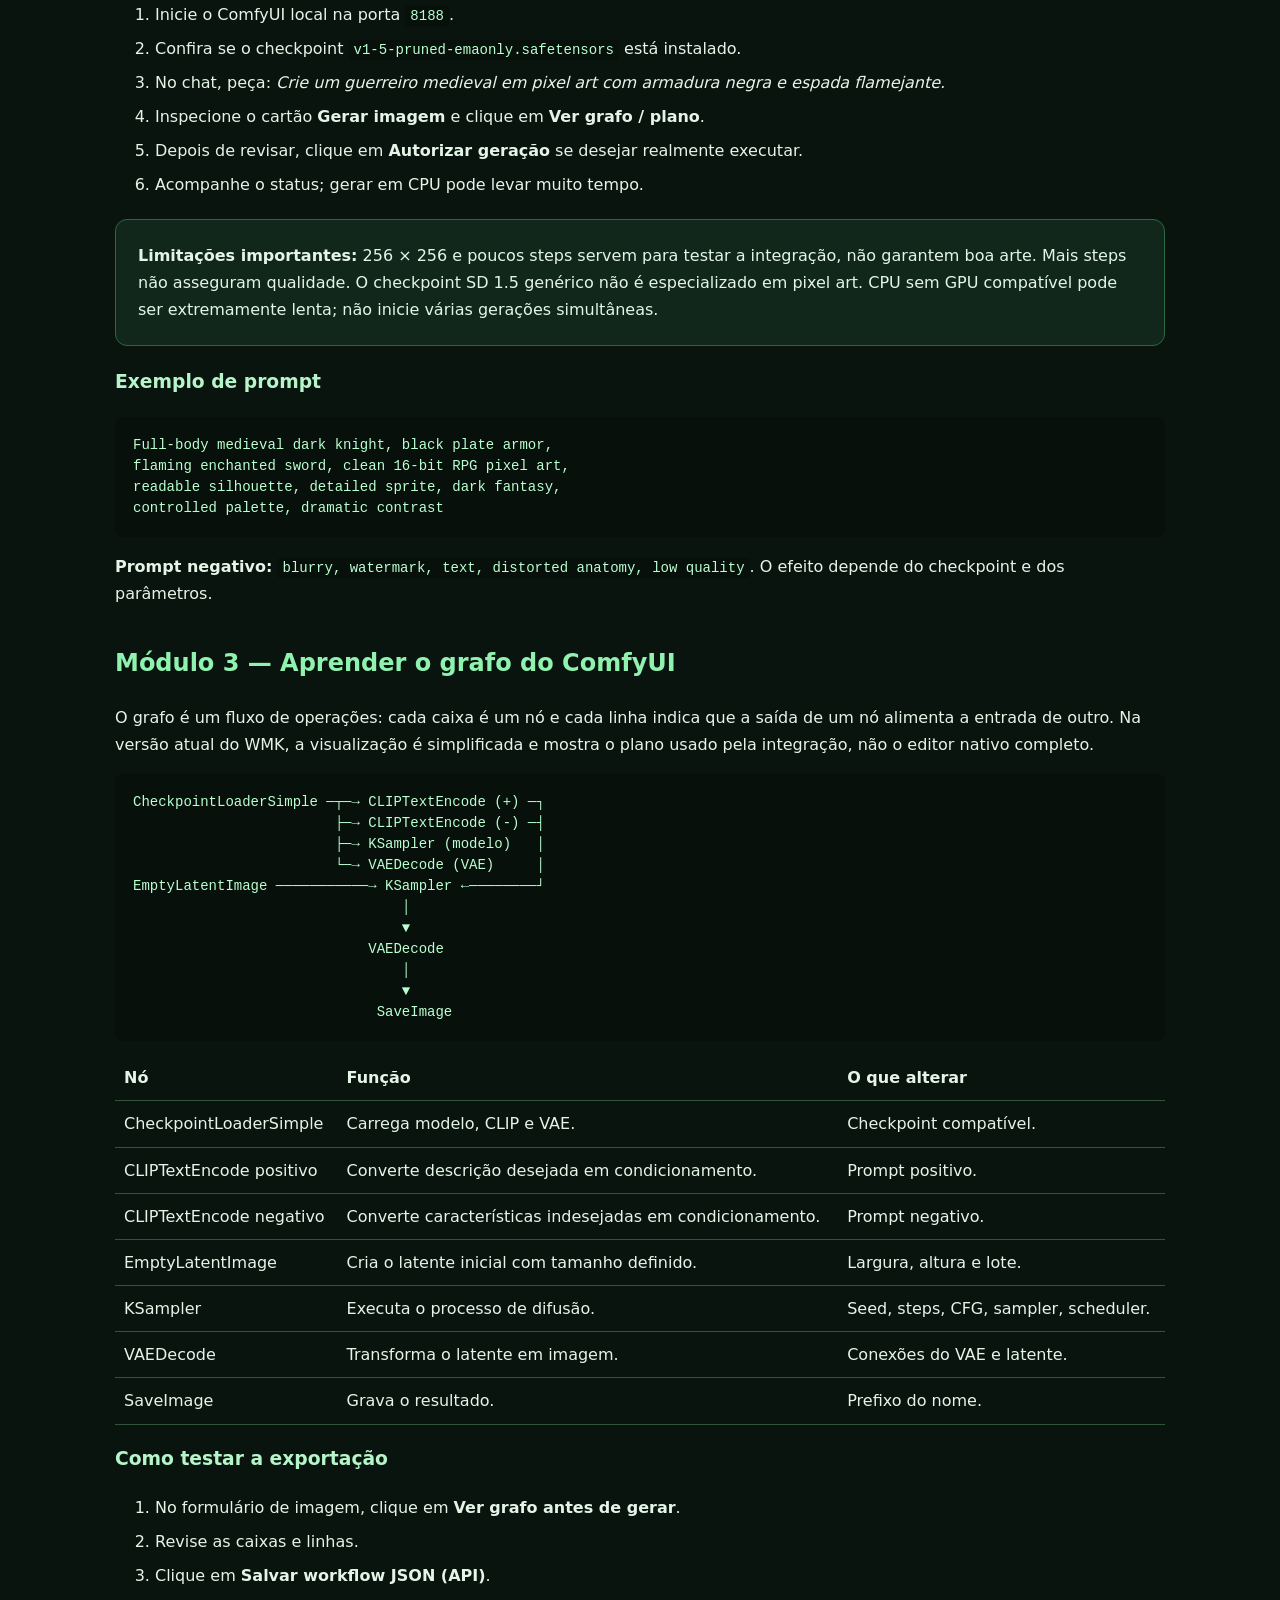
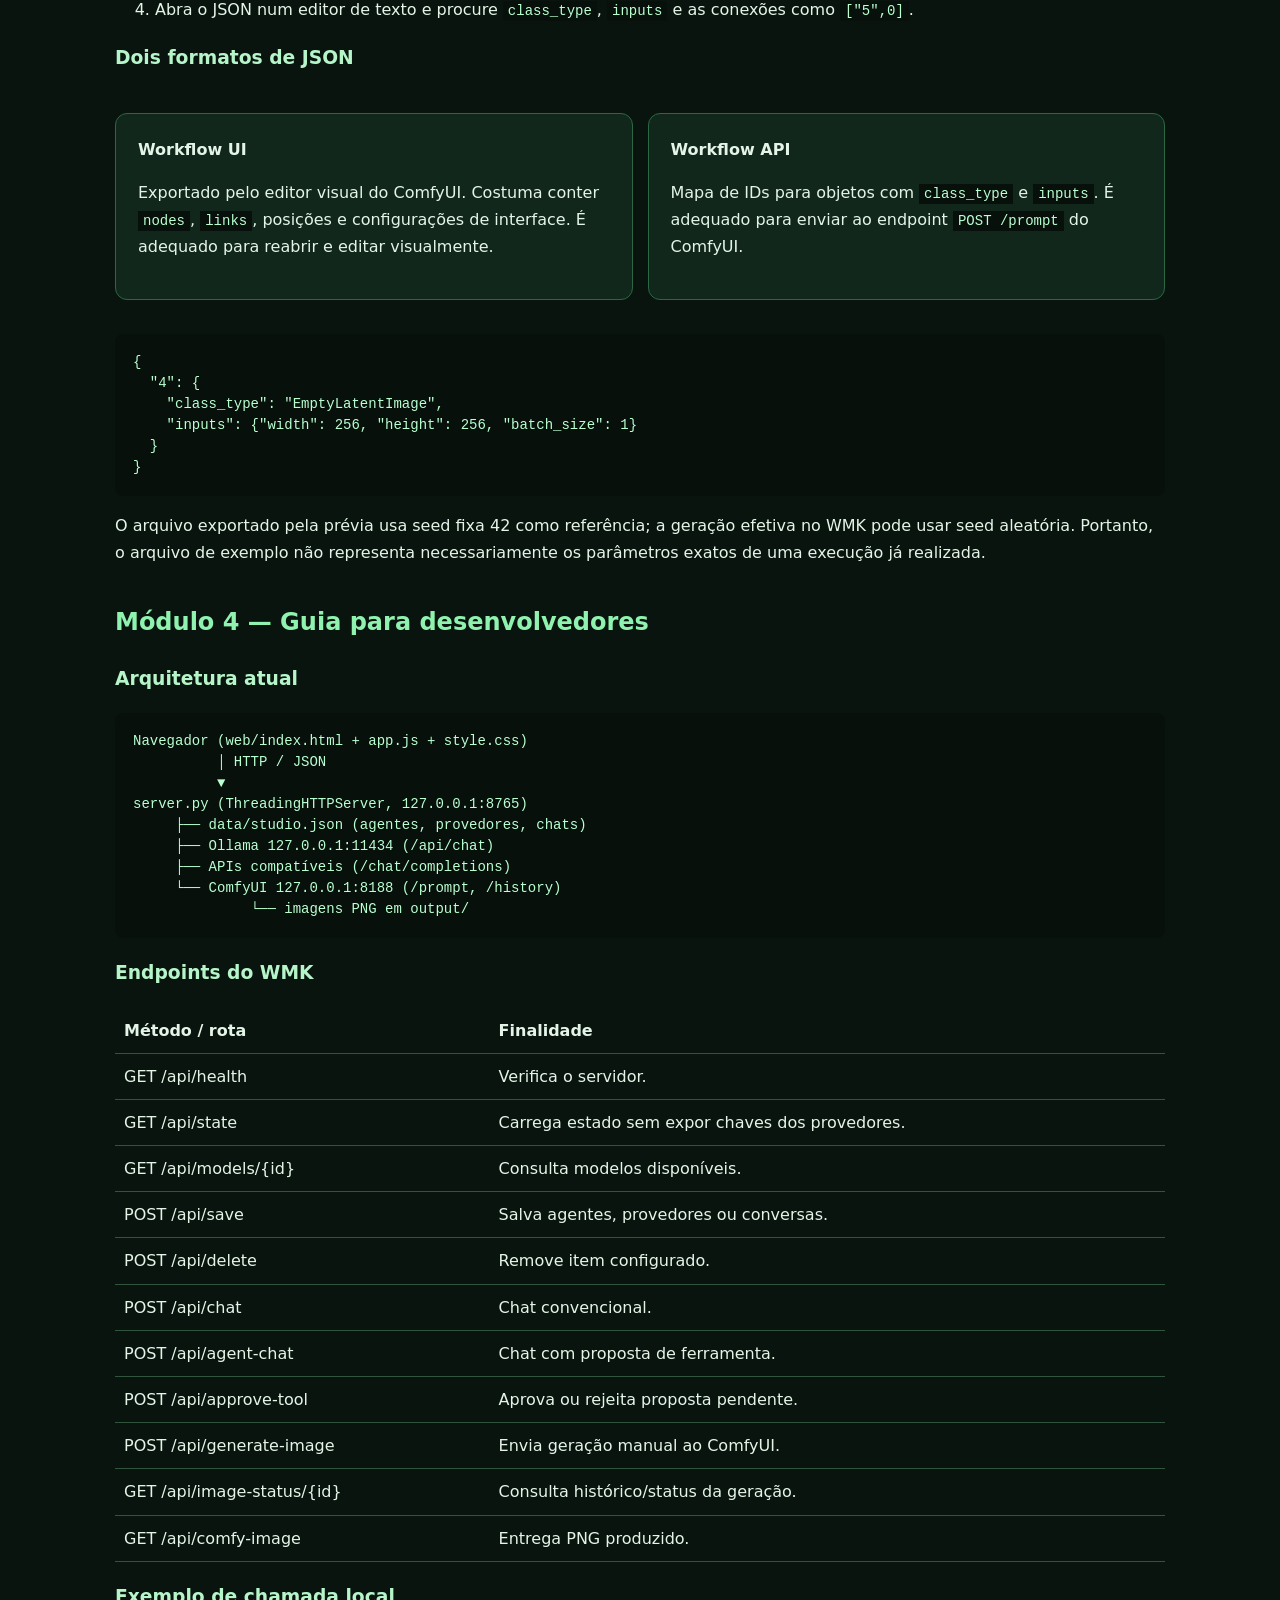
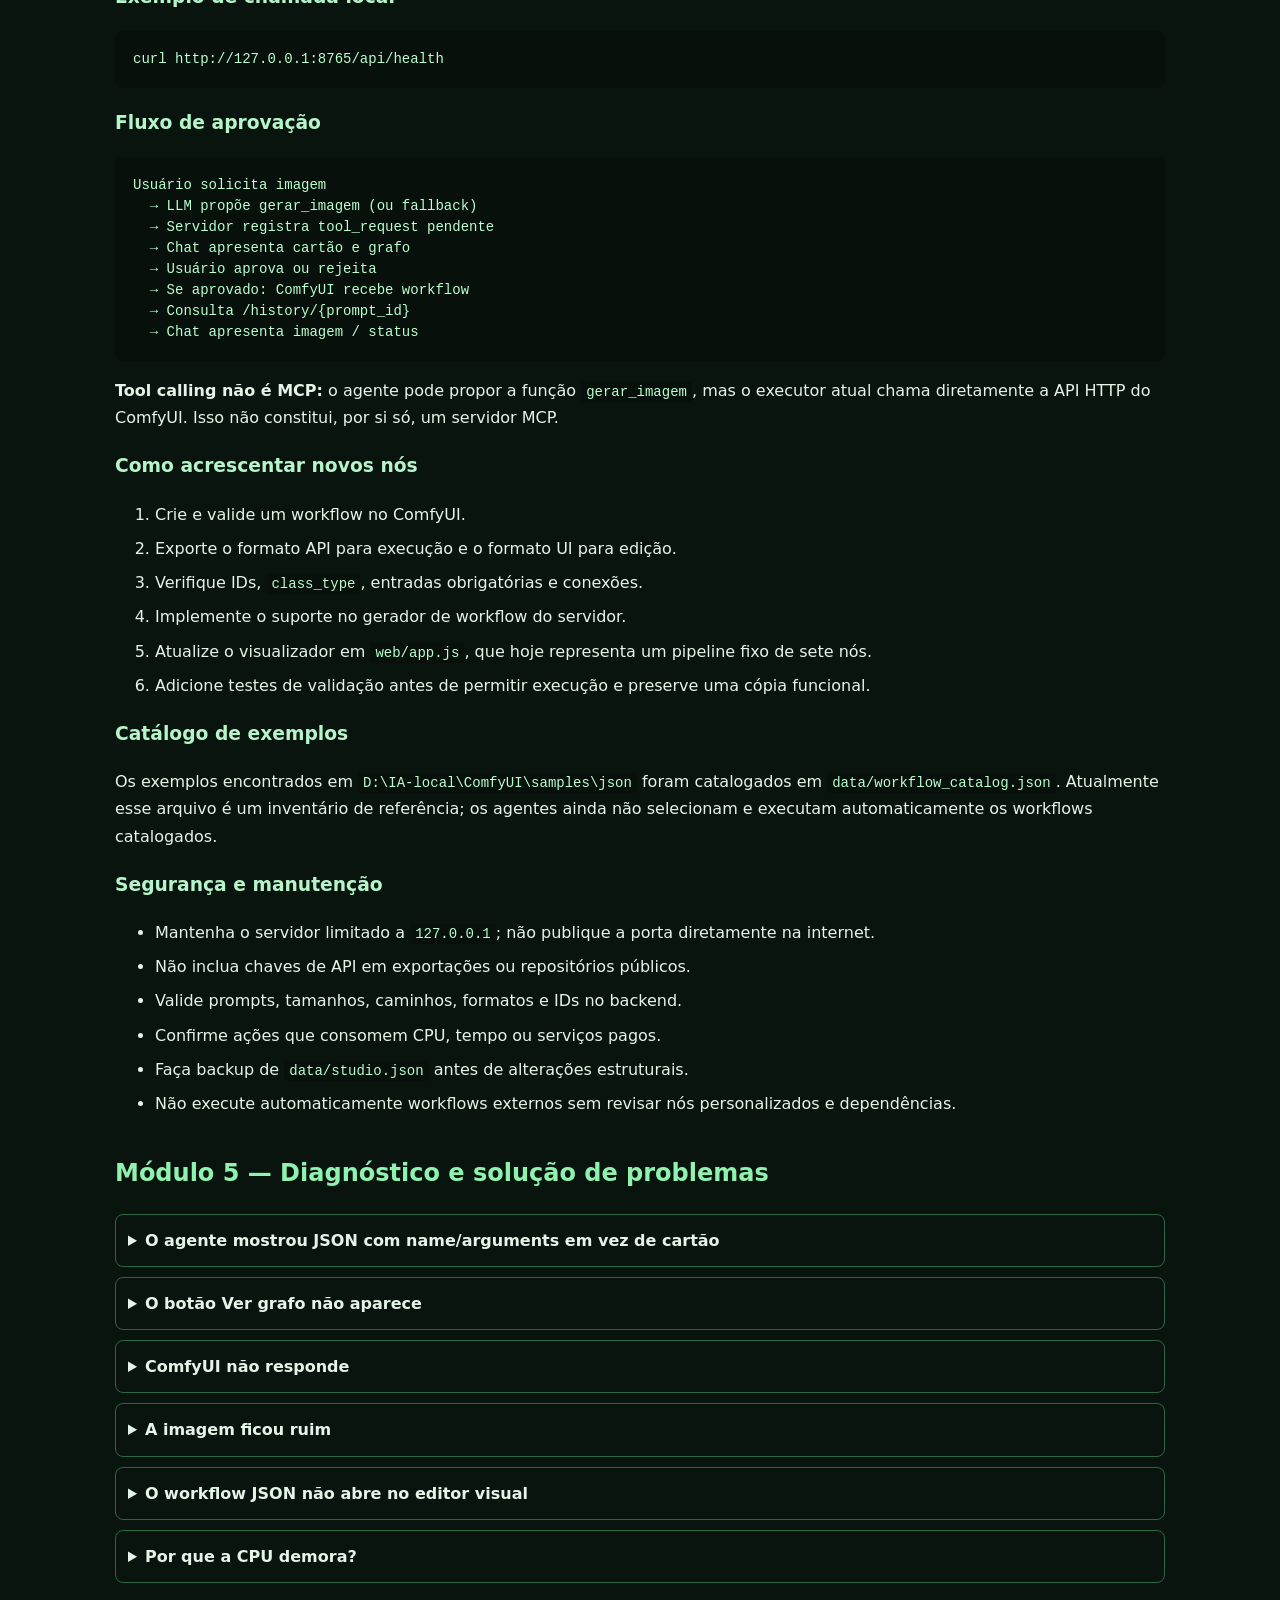
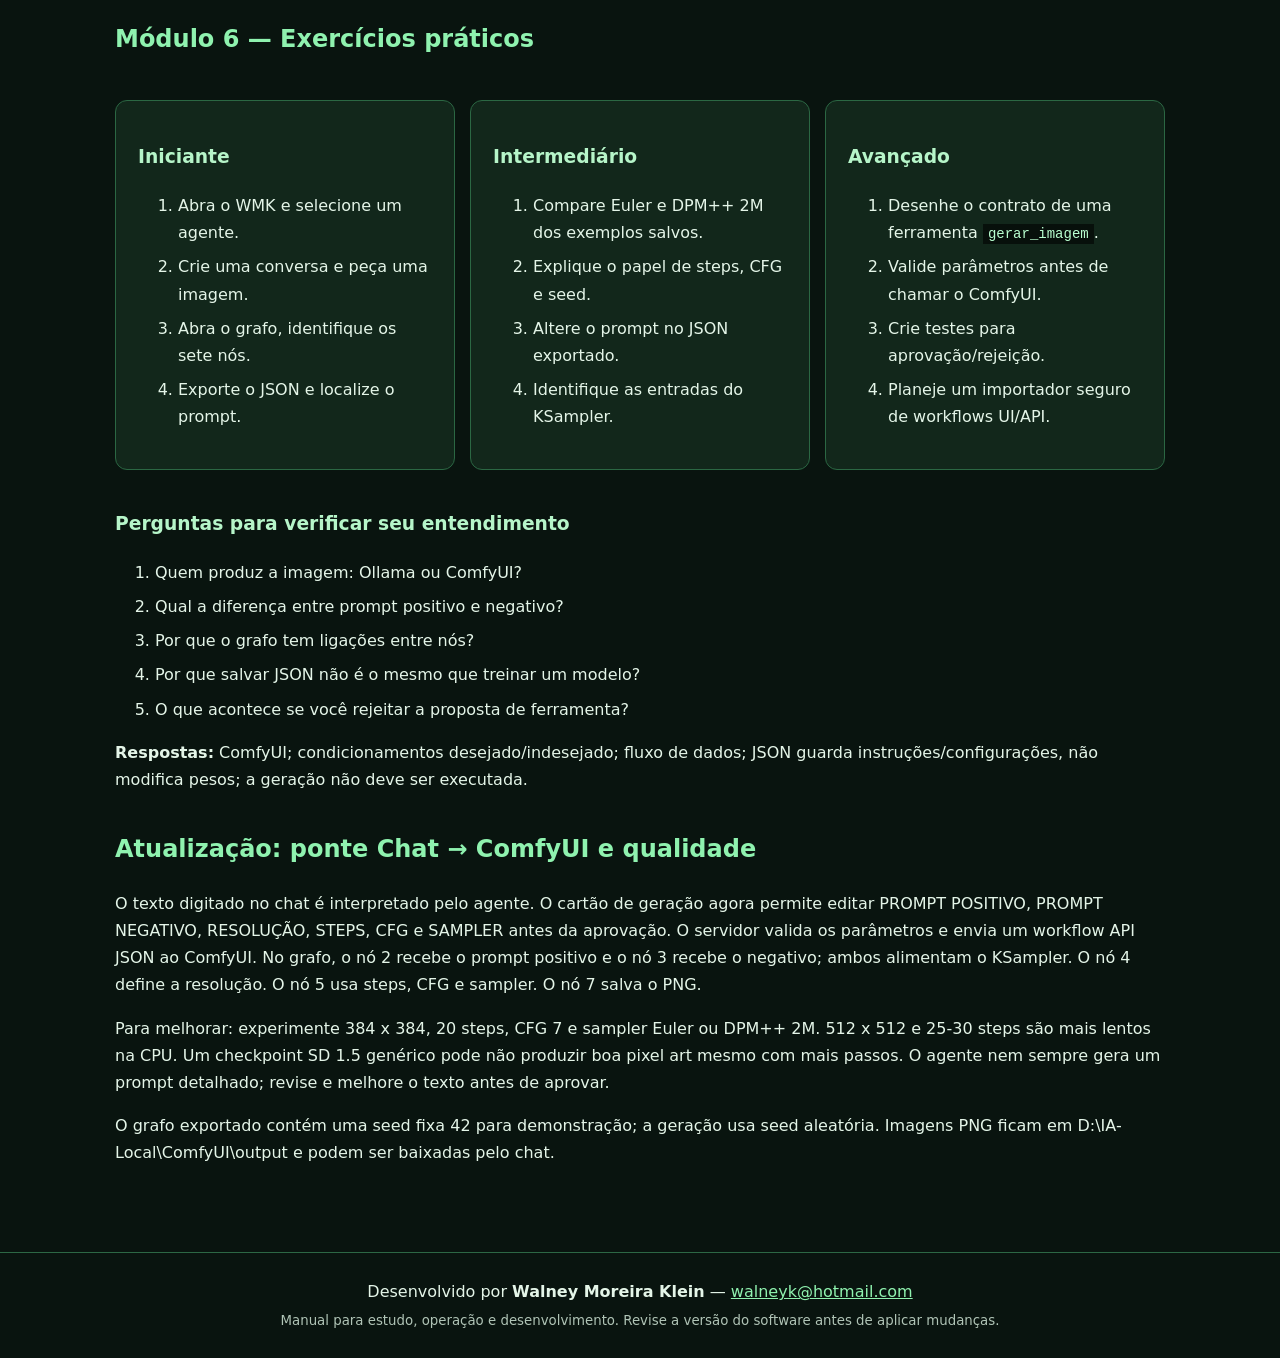
<file: examples/wmk-agent-studio/manuais/ACADEMIA-WMK.html>
﻿<!doctype html><html lang="pt-BR"><head><meta charset="utf-8"><meta name="viewport" content="width=device-width,initial-scale=1"><title>WMK Agent Studio — Academia de Manuais</title><style>:root{color-scheme:dark}body{font:16px/1.7 system-ui,Arial;background:#09140f;color:#e4f5e8;margin:0}header{padding:42px max(24px,calc((100vw - 1050px)/2));background:linear-gradient(130deg,#173a29,#09140f);border-bottom:1px solid #367c53}h1{font-size:clamp(30px,5vw,48px);margin:4px 0}h2{color:#8ff2af;margin-top:36px}h3{color:#b6f5c9}a{color:#8ff2af}nav{display:flex;flex-wrap:wrap;gap:12px;margin:20px 0}nav a{padding:8px 14px;border:1px solid #387d54;border-radius:7px;text-decoration:none}main{max-width:1050px;margin:auto;padding:28px 24px 70px}.panel{background:#12271b;border:1px solid #2b6743;border-radius:12px;padding:22px;margin:20px 0}.grid{display:grid;grid-template-columns:repeat(auto-fit,minmax(260px,1fr));gap:15px}code,pre{font:14px/1.5 Consolas,monospace;background:#07100b;color:#b9ffd0}code{padding:2px 5px}pre{padding:18px;overflow:auto;border-radius:8px}table{width:100%;border-collapse:collapse}td,th{border-bottom:1px solid #31543c;padding:9px;text-align:left}li{margin:7px 0}small{color:#b0c4b6}details{border:1px solid #2c6744;border-radius:8px;padding:12px;margin:10px 0}summary{cursor:pointer;font-weight:700}footer{border-top:1px solid #2c6744;padding:25px;text-align:center}</style></head><body><header><small>WMK LABS / DOCUMENTAÇÃO EDUCACIONAL</small><h1>Academia WMK Agent Studio</h1><p>Do primeiro clique à arquitetura de agentes, JSON, grafos, ComfyUI e desenvolvimento de ferramentas.</p><nav><a href="#inicio">Iniciantes</a><a href="#imagem">Gerar imagens</a><a href="#grafo">Grafo e JSON</a><a href="#dev">Desenvolvedores</a><a href="#erros">Diagnóstico</a><a href="#exercicios">Exercícios</a></nav></header><main><div class="panel"><strong>Estado documentado:</strong> interface web e servidor Python local, agentes configuráveis, provedores Ollama/Groq/OpenAI compatíveis, ferramenta de geração de imagens com aprovação, prévia simplificada de grafo e exportação de JSON API. Algumas funções dependem de Ollama e ComfyUI em execução; a qualidade e velocidade variam conforme o hardware. O editor visual completo de nós ainda não está implementado.</div>
<section id="inicio"><h2>Módulo 1 — Primeiros passos (usuário comum)</h2><p><b>O que é?</b> O WMK Agent Studio é um aplicativo local acessado pelo navegador. Um agente é uma configuração de instruções (especialidade e comportamento). O modelo de linguagem é quem interpreta e responde. O provedor é o serviço que executa esse modelo. O ComfyUI é um programa separado que gera imagens.</p><ol><li>Execute <code>INICIAR-WMK.bat</code> na pasta do projeto ou <code>python server.py</code>.</li><li>Abra <a href="http://127.0.0.1:8765">http://127.0.0.1:8765</a> no mesmo computador.</li><li>Entre em <b>Provedores e modelos</b> e confirme o provedor configurado.</li><li>Escolha o agente e o modelo na barra superior do chat.</li><li>Digite uma pergunta simples: <i>Explique o que é um workflow em três exemplos.</i></li><li>Se o modelo não responder, verifique se Ollama está ativo ou se a API remota está configurada.</li></ol><h3>Vocabulário essencial</h3><table><tr><th>Termo</th><th>Significado</th></tr><tr><td>Agente</td><td>Conjunto de instruções e identidade que orienta o modelo.</td></tr><tr><td>LLM</td><td>Modelo de linguagem que entende e produz texto.</td></tr><tr><td>Prompt</td><td>Descrição/instrução enviada ao modelo.</td></tr><tr><td>Checkpoint</td><td>Arquivo com pesos do modelo de geração de imagens.</td></tr><tr><td>Sampler</td><td>Algoritmo que conduz o processo de remoção de ruído na difusão.</td></tr><tr><td>Steps</td><td>Número de iterações do processo de amostragem.</td></tr><tr><td>CFG</td><td>Intensidade com que a geração segue o condicionamento textual.</td></tr><tr><td>Seed</td><td>Semente pseudoaleatória; ajuda na reprodutibilidade com o mesmo ambiente.</td></tr></table></section>
<section id="imagem"><h2>Módulo 2 — Geração de imagens</h2><p>Existem dois caminhos: clicar em <b>Gerar imagem</b> e preencher o formulário, ou pedir ao agente para criar uma imagem. No segundo caso, o agente deve apresentar uma proposta de ferramenta para aprovação. O envio ao ComfyUI ocorre apenas depois da autorização.</p><ol><li>Inicie o ComfyUI local na porta <code>8188</code>.</li><li>Confira se o checkpoint <code>v1-5-pruned-emaonly.safetensors</code> está instalado.</li><li>No chat, peça: <i>Crie um guerreiro medieval em pixel art com armadura negra e espada flamejante.</i></li><li>Inspecione o cartão <b>Gerar imagem</b> e clique em <b>Ver grafo / plano</b>.</li><li>Depois de revisar, clique em <b>Autorizar geração</b> se desejar realmente executar.</li><li>Acompanhe o status; gerar em CPU pode levar muito tempo.</li></ol><div class="panel"><b>Limitações importantes:</b> 256 × 256 e poucos steps servem para testar a integração, não garantem boa arte. Mais steps não asseguram qualidade. O checkpoint SD 1.5 genérico não é especializado em pixel art. CPU sem GPU compatível pode ser extremamente lenta; não inicie várias gerações simultâneas.</div><h3>Exemplo de prompt</h3><pre>Full-body medieval dark knight, black plate armor,
flaming enchanted sword, clean 16-bit RPG pixel art,
readable silhouette, detailed sprite, dark fantasy,
controlled palette, dramatic contrast</pre><p><b>Prompt negativo:</b> <code>blurry, watermark, text, distorted anatomy, low quality</code>. O efeito depende do checkpoint e dos parâmetros.</p></section>
<section id="grafo"><h2>Módulo 3 — Aprender o grafo do ComfyUI</h2><p>O grafo é um fluxo de operações: cada caixa é um nó e cada linha indica que a saída de um nó alimenta a entrada de outro. Na versão atual do WMK, a visualização é simplificada e mostra o plano usado pela integração, não o editor nativo completo.</p><pre>CheckpointLoaderSimple ─┬─→ CLIPTextEncode (+) ─┐
                        ├─→ CLIPTextEncode (-) ─┤
                        ├─→ KSampler (modelo)   │
                        └─→ VAEDecode (VAE)     │
EmptyLatentImage ───────────→ KSampler ←────────┘
                                │
                                ▼
                            VAEDecode
                                │
                                ▼
                             SaveImage</pre><table><tr><th>Nó</th><th>Função</th><th>O que alterar</th></tr><tr><td>CheckpointLoaderSimple</td><td>Carrega modelo, CLIP e VAE.</td><td>Checkpoint compatível.</td></tr><tr><td>CLIPTextEncode positivo</td><td>Converte descrição desejada em condicionamento.</td><td>Prompt positivo.</td></tr><tr><td>CLIPTextEncode negativo</td><td>Converte características indesejadas em condicionamento.</td><td>Prompt negativo.</td></tr><tr><td>EmptyLatentImage</td><td>Cria o latente inicial com tamanho definido.</td><td>Largura, altura e lote.</td></tr><tr><td>KSampler</td><td>Executa o processo de difusão.</td><td>Seed, steps, CFG, sampler, scheduler.</td></tr><tr><td>VAEDecode</td><td>Transforma o latente em imagem.</td><td>Conexões do VAE e latente.</td></tr><tr><td>SaveImage</td><td>Grava o resultado.</td><td>Prefixo do nome.</td></tr></table><h3>Como testar a exportação</h3><ol><li>No formulário de imagem, clique em <b>Ver grafo antes de gerar</b>.</li><li>Revise as caixas e linhas.</li><li>Clique em <b>Salvar workflow JSON (API)</b>.</li><li>Abra o JSON num editor de texto e procure <code>class_type</code>, <code>inputs</code> e as conexões como <code>["5",0]</code>.</li></ol><h3>Dois formatos de JSON</h3><div class="grid"><div class="panel"><b>Workflow UI</b><p>Exportado pelo editor visual do ComfyUI. Costuma conter <code>nodes</code>, <code>links</code>, posições e configurações de interface. É adequado para reabrir e editar visualmente.</p></div><div class="panel"><b>Workflow API</b><p>Mapa de IDs para objetos com <code>class_type</code> e <code>inputs</code>. É adequado para enviar ao endpoint <code>POST /prompt</code> do ComfyUI.</p></div></div><pre>{
  "4": {
    "class_type": "EmptyLatentImage",
    "inputs": {"width": 256, "height": 256, "batch_size": 1}
  }
}</pre><p>O arquivo exportado pela prévia usa seed fixa 42 como referência; a geração efetiva no WMK pode usar seed aleatória. Portanto, o arquivo de exemplo não representa necessariamente os parâmetros exatos de uma execução já realizada.</p></section>
<section id="dev"><h2>Módulo 4 — Guia para desenvolvedores</h2><h3>Arquitetura atual</h3><pre>Navegador (web/index.html + app.js + style.css)
          │ HTTP / JSON
          ▼
server.py (ThreadingHTTPServer, 127.0.0.1:8765)
     ├── data/studio.json (agentes, provedores, chats)
     ├── Ollama 127.0.0.1:11434 (/api/chat)
     ├── APIs compatíveis (/chat/completions)
     └── ComfyUI 127.0.0.1:8188 (/prompt, /history)
              └── imagens PNG em output/</pre><h3>Endpoints do WMK</h3><table><tr><th>Método / rota</th><th>Finalidade</th></tr><tr><td>GET /api/health</td><td>Verifica o servidor.</td></tr><tr><td>GET /api/state</td><td>Carrega estado sem expor chaves dos provedores.</td></tr><tr><td>GET /api/models/{id}</td><td>Consulta modelos disponíveis.</td></tr><tr><td>POST /api/save</td><td>Salva agentes, provedores ou conversas.</td></tr><tr><td>POST /api/delete</td><td>Remove item configurado.</td></tr><tr><td>POST /api/chat</td><td>Chat convencional.</td></tr><tr><td>POST /api/agent-chat</td><td>Chat com proposta de ferramenta.</td></tr><tr><td>POST /api/approve-tool</td><td>Aprova ou rejeita proposta pendente.</td></tr><tr><td>POST /api/generate-image</td><td>Envia geração manual ao ComfyUI.</td></tr><tr><td>GET /api/image-status/{id}</td><td>Consulta histórico/status da geração.</td></tr><tr><td>GET /api/comfy-image</td><td>Entrega PNG produzido.</td></tr></table><h3>Exemplo de chamada local</h3><pre>curl http://127.0.0.1:8765/api/health</pre><h3>Fluxo de aprovação</h3><pre>Usuário solicita imagem
  → LLM propõe gerar_imagem (ou fallback)
  → Servidor registra tool_request pendente
  → Chat apresenta cartão e grafo
  → Usuário aprova ou rejeita
  → Se aprovado: ComfyUI recebe workflow
  → Consulta /history/{prompt_id}
  → Chat apresenta imagem / status</pre><p><b>Tool calling não é MCP:</b> o agente pode propor a função <code>gerar_imagem</code>, mas o executor atual chama diretamente a API HTTP do ComfyUI. Isso não constitui, por si só, um servidor MCP.</p><h3>Como acrescentar novos nós</h3><ol><li>Crie e valide um workflow no ComfyUI.</li><li>Exporte o formato API para execução e o formato UI para edição.</li><li>Verifique IDs, <code>class_type</code>, entradas obrigatórias e conexões.</li><li>Implemente o suporte no gerador de workflow do servidor.</li><li>Atualize o visualizador em <code>web/app.js</code>, que hoje representa um pipeline fixo de sete nós.</li><li>Adicione testes de validação antes de permitir execução e preserve uma cópia funcional.</li></ol><h3>Catálogo de exemplos</h3><p>Os exemplos encontrados em <code>D:\IA-local\ComfyUI\samples\json</code> foram catalogados em <code>data/workflow_catalog.json</code>. Atualmente esse arquivo é um inventário de referência; os agentes ainda não selecionam e executam automaticamente os workflows catalogados.</p><h3>Segurança e manutenção</h3><ul><li>Mantenha o servidor limitado a <code>127.0.0.1</code>; não publique a porta diretamente na internet.</li><li>Não inclua chaves de API em exportações ou repositórios públicos.</li><li>Valide prompts, tamanhos, caminhos, formatos e IDs no backend.</li><li>Confirme ações que consomem CPU, tempo ou serviços pagos.</li><li>Faça backup de <code>data/studio.json</code> antes de alterações estruturais.</li><li>Não execute automaticamente workflows externos sem revisar nós personalizados e dependências.</li></ul></section>
<section id="erros"><h2>Módulo 5 — Diagnóstico e solução de problemas</h2><details><summary>O agente mostrou JSON com name/arguments em vez de cartão</summary><p>Alguns modelos pequenos reproduzem a definição da ferramenta como texto. Atualize a página com Ctrl+F5, use uma conversa nova e solicite explicitamente uma imagem. Se persistir, inspecione a resposta do endpoint <code>/api/agent-chat</code> e verifique se há <code>tool_request</code> e <code>tool_request_id</code>.</p></details><details><summary>O botão Ver grafo não aparece</summary><p>Verifique o cache do navegador e se <code>/app.js</code> é servido corretamente. O botão aparece no cartão da proposta e no formulário manual de imagem, não em qualquer resposta textual.</p></details><details><summary>ComfyUI não responde</summary><p>Confirme <code>http://127.0.0.1:8188</code>, checkpoint instalado, console do ComfyUI e fila de execução. Não confunda serviço disponível com geração concluída.</p></details><details><summary>A imagem ficou ruim</summary><p>Verifique checkpoint, prompt, resolução, steps, CFG e sampler. Testes em 256 px com poucos steps não equivalem a um preset de qualidade. Pixel art pode exigir modelo específico ou pós-processamento.</p></details><details><summary>O workflow JSON não abre no editor visual</summary><p>Provavelmente é JSON API. Para edição no canvas do ComfyUI, use um workflow exportado no formato UI. A conversão exige mapear também posições, links e metadados.</p></details><details><summary>Por que a CPU demora?</summary><p>Difusão executa muitas operações matriciais. Sem GPU compatível, o tempo cresce com resolução, steps, modelo e carga do sistema. Não existe tempo fixo garantido.</p></details></section>
<section id="exercicios"><h2>Módulo 6 — Exercícios práticos</h2><div class="grid"><div class="panel"><h3>Iniciante</h3><ol><li>Abra o WMK e selecione um agente.</li><li>Crie uma conversa e peça uma imagem.</li><li>Abra o grafo, identifique os sete nós.</li><li>Exporte o JSON e localize o prompt.</li></ol></div><div class="panel"><h3>Intermediário</h3><ol><li>Compare Euler e DPM++ 2M dos exemplos salvos.</li><li>Explique o papel de steps, CFG e seed.</li><li>Altere o prompt no JSON exportado.</li><li>Identifique as entradas do KSampler.</li></ol></div><div class="panel"><h3>Avançado</h3><ol><li>Desenhe o contrato de uma ferramenta <code>gerar_imagem</code>.</li><li>Valide parâmetros antes de chamar o ComfyUI.</li><li>Crie testes para aprovação/rejeição.</li><li>Planeje um importador seguro de workflows UI/API.</li></ol></div></div><h3>Perguntas para verificar seu entendimento</h3><ol><li>Quem produz a imagem: Ollama ou ComfyUI?</li><li>Qual a diferença entre prompt positivo e negativo?</li><li>Por que o grafo tem ligações entre nós?</li><li>Por que salvar JSON não é o mesmo que treinar um modelo?</li><li>O que acontece se você rejeitar a proposta de ferramenta?</li></ol><p><b>Respostas:</b> ComfyUI; condicionamentos desejado/indesejado; fluxo de dados; JSON guarda instruções/configurações, não modifica pesos; a geração não deve ser executada.</p></section><section><h2>Atualização: ponte Chat → ComfyUI e qualidade</h2><p>O texto digitado no chat é interpretado pelo agente. O cartão de geração agora permite editar PROMPT POSITIVO, PROMPT NEGATIVO, RESOLUÇÃO, STEPS, CFG e SAMPLER antes da aprovação. O servidor valida os parâmetros e envia um workflow API JSON ao ComfyUI. No grafo, o nó 2 recebe o prompt positivo e o nó 3 recebe o negativo; ambos alimentam o KSampler. O nó 4 define a resolução. O nó 5 usa steps, CFG e sampler. O nó 7 salva o PNG.</p><p>Para melhorar: experimente 384 x 384, 20 steps, CFG 7 e sampler Euler ou DPM++ 2M. 512 x 512 e 25-30 steps são mais lentos na CPU. Um checkpoint SD 1.5 genérico pode não produzir boa pixel art mesmo com mais passos. O agente nem sempre gera um prompt detalhado; revise e melhore o texto antes de aprovar.</p><p>O grafo exportado contém uma seed fixa 42 para demonstração; a geração usa seed aleatória. Imagens PNG ficam em D:\IA-Local\ComfyUI\output e podem ser baixadas pelo chat.</p></section></main><footer>Desenvolvido por <b>Walney Moreira Klein</b> — <a href="mailto:walneyk@hotmail.com">walneyk@hotmail.com</a><br><small>Manual para estudo, operação e desenvolvimento. Revise a versão do software antes de aplicar mudanças.</small></footer></body></html>
</file>
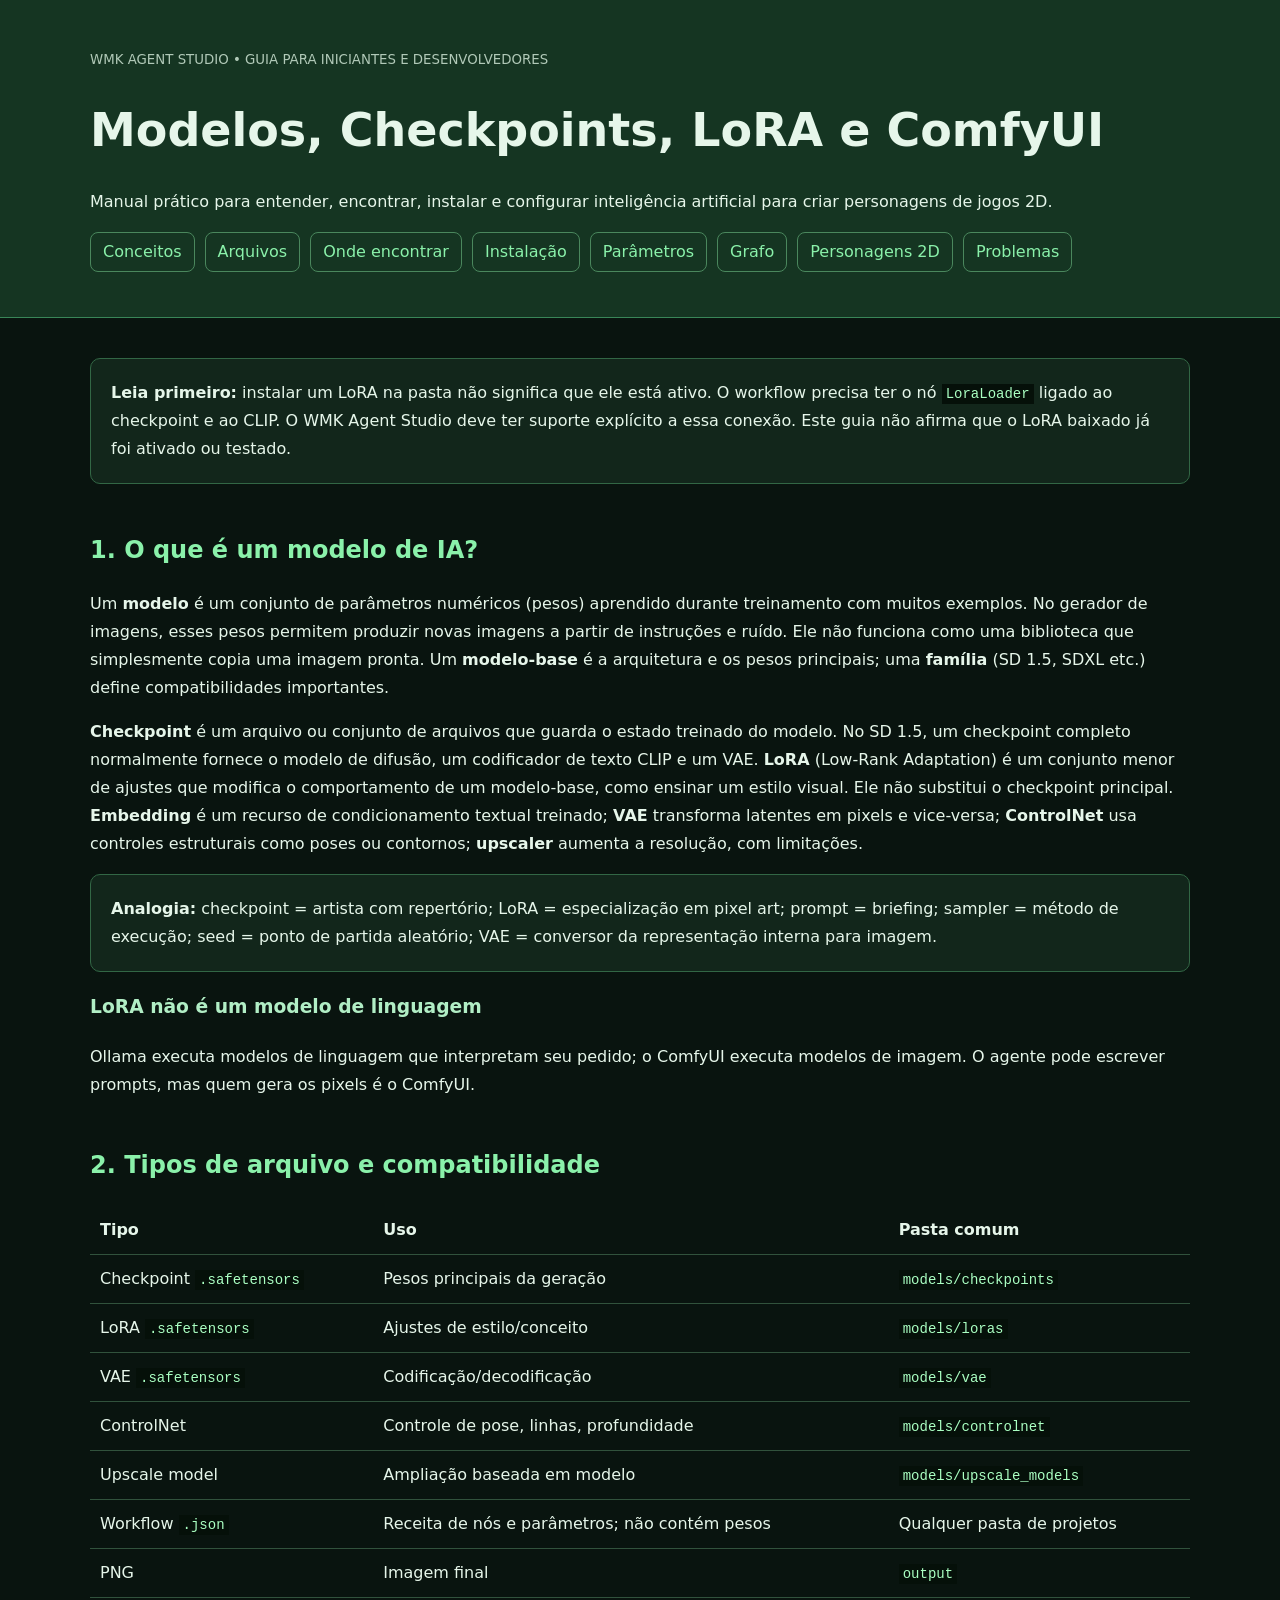
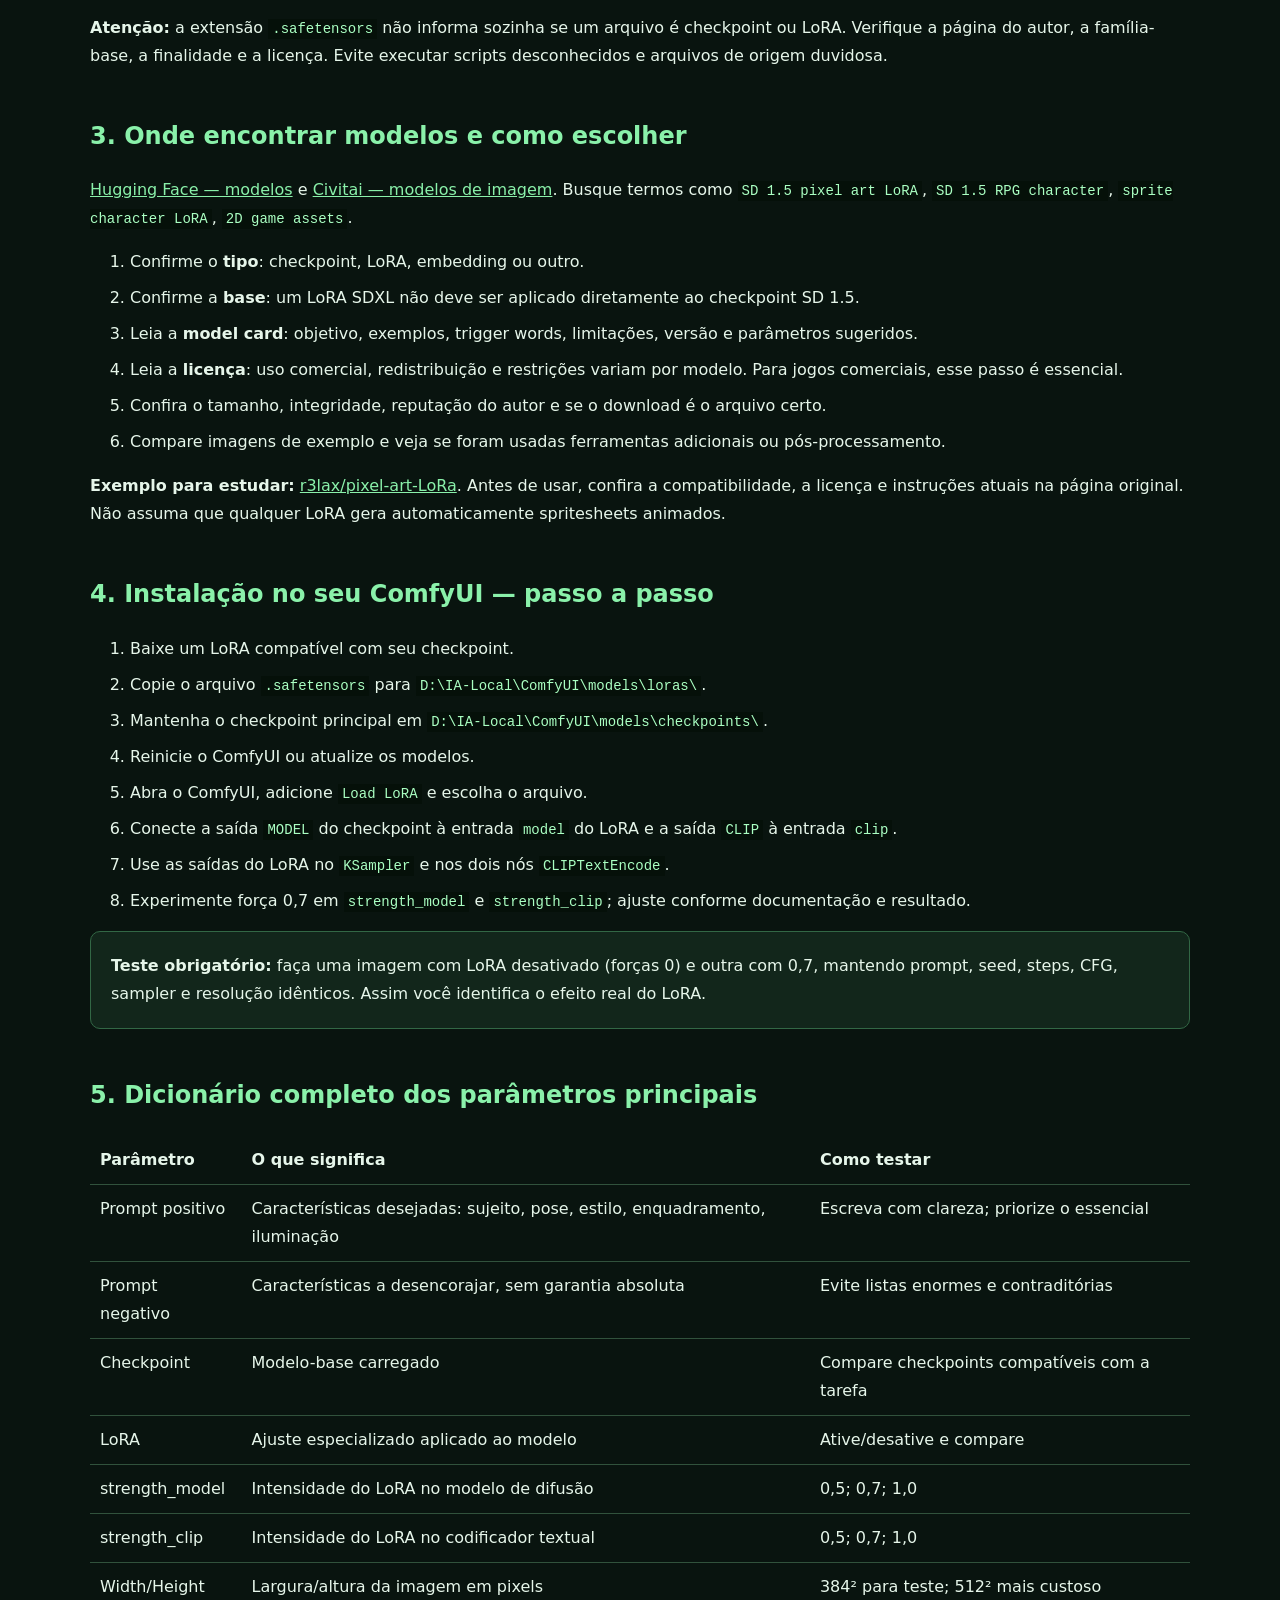
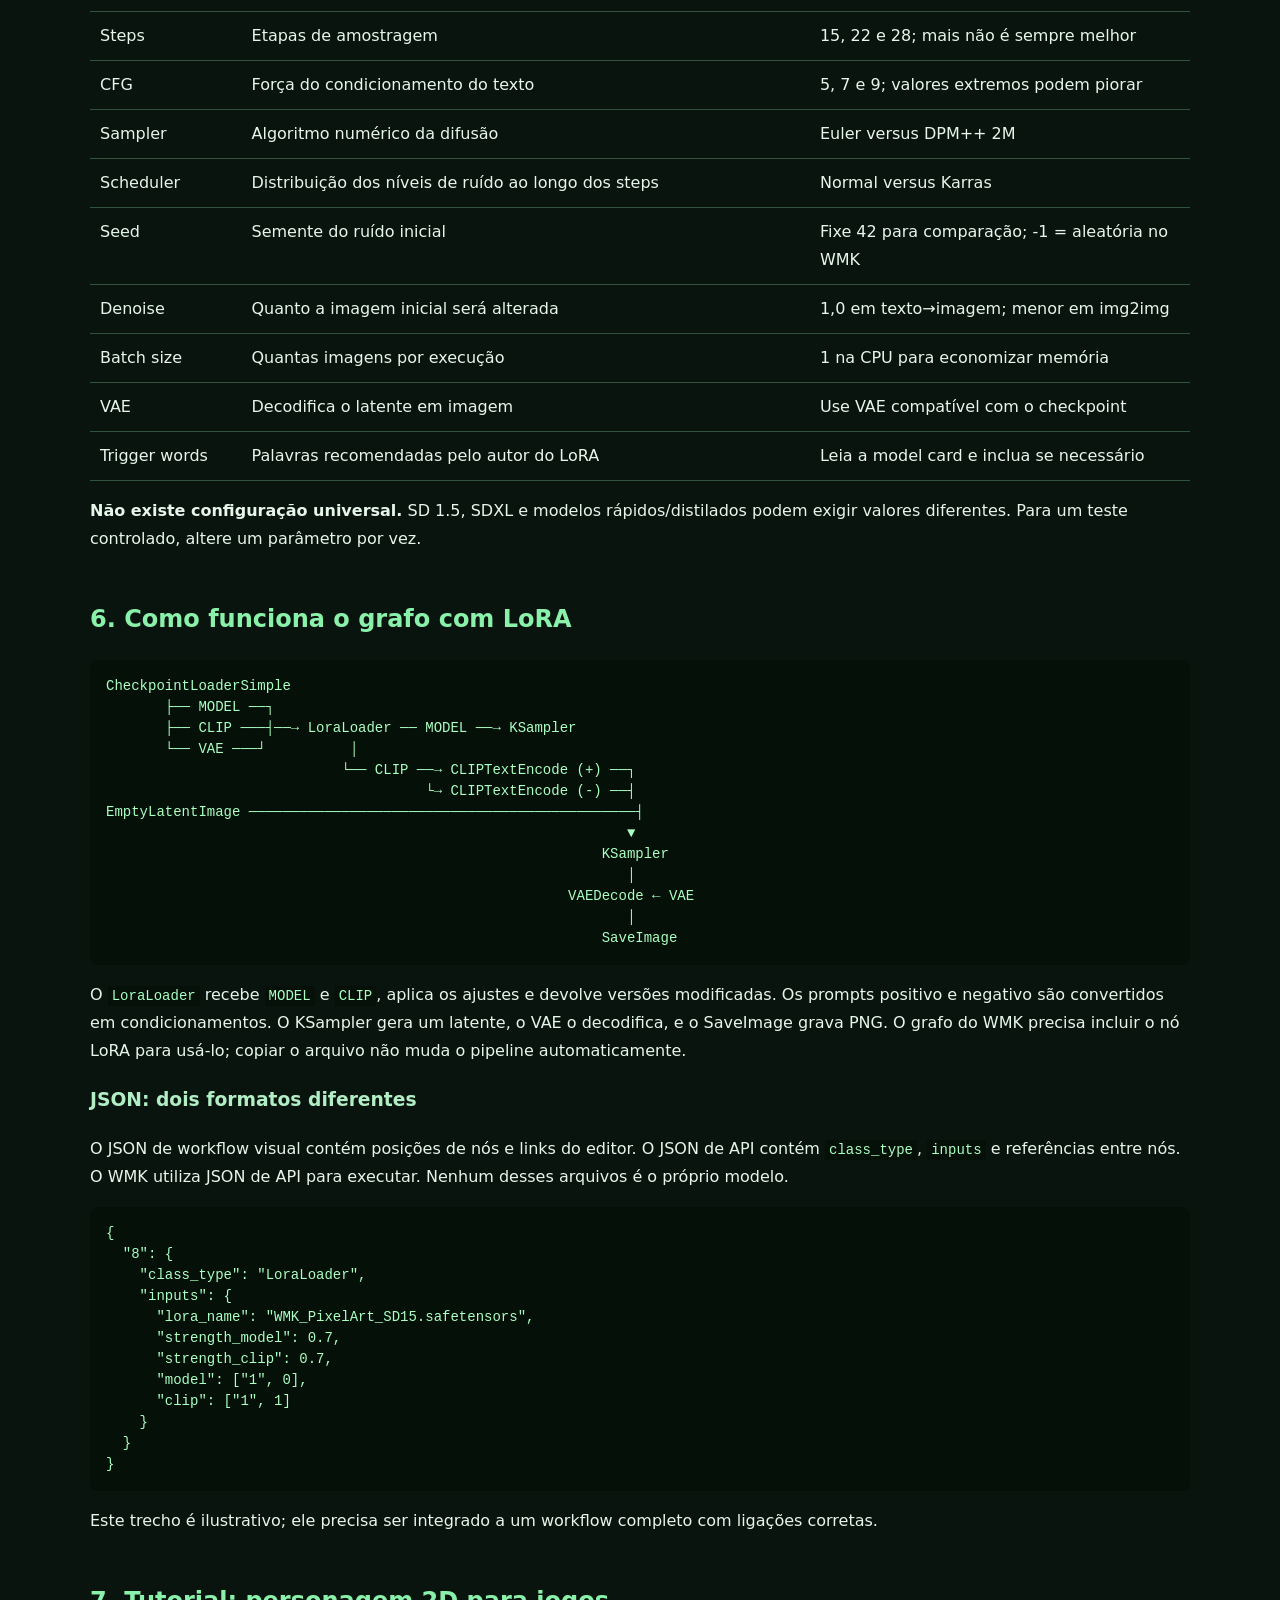
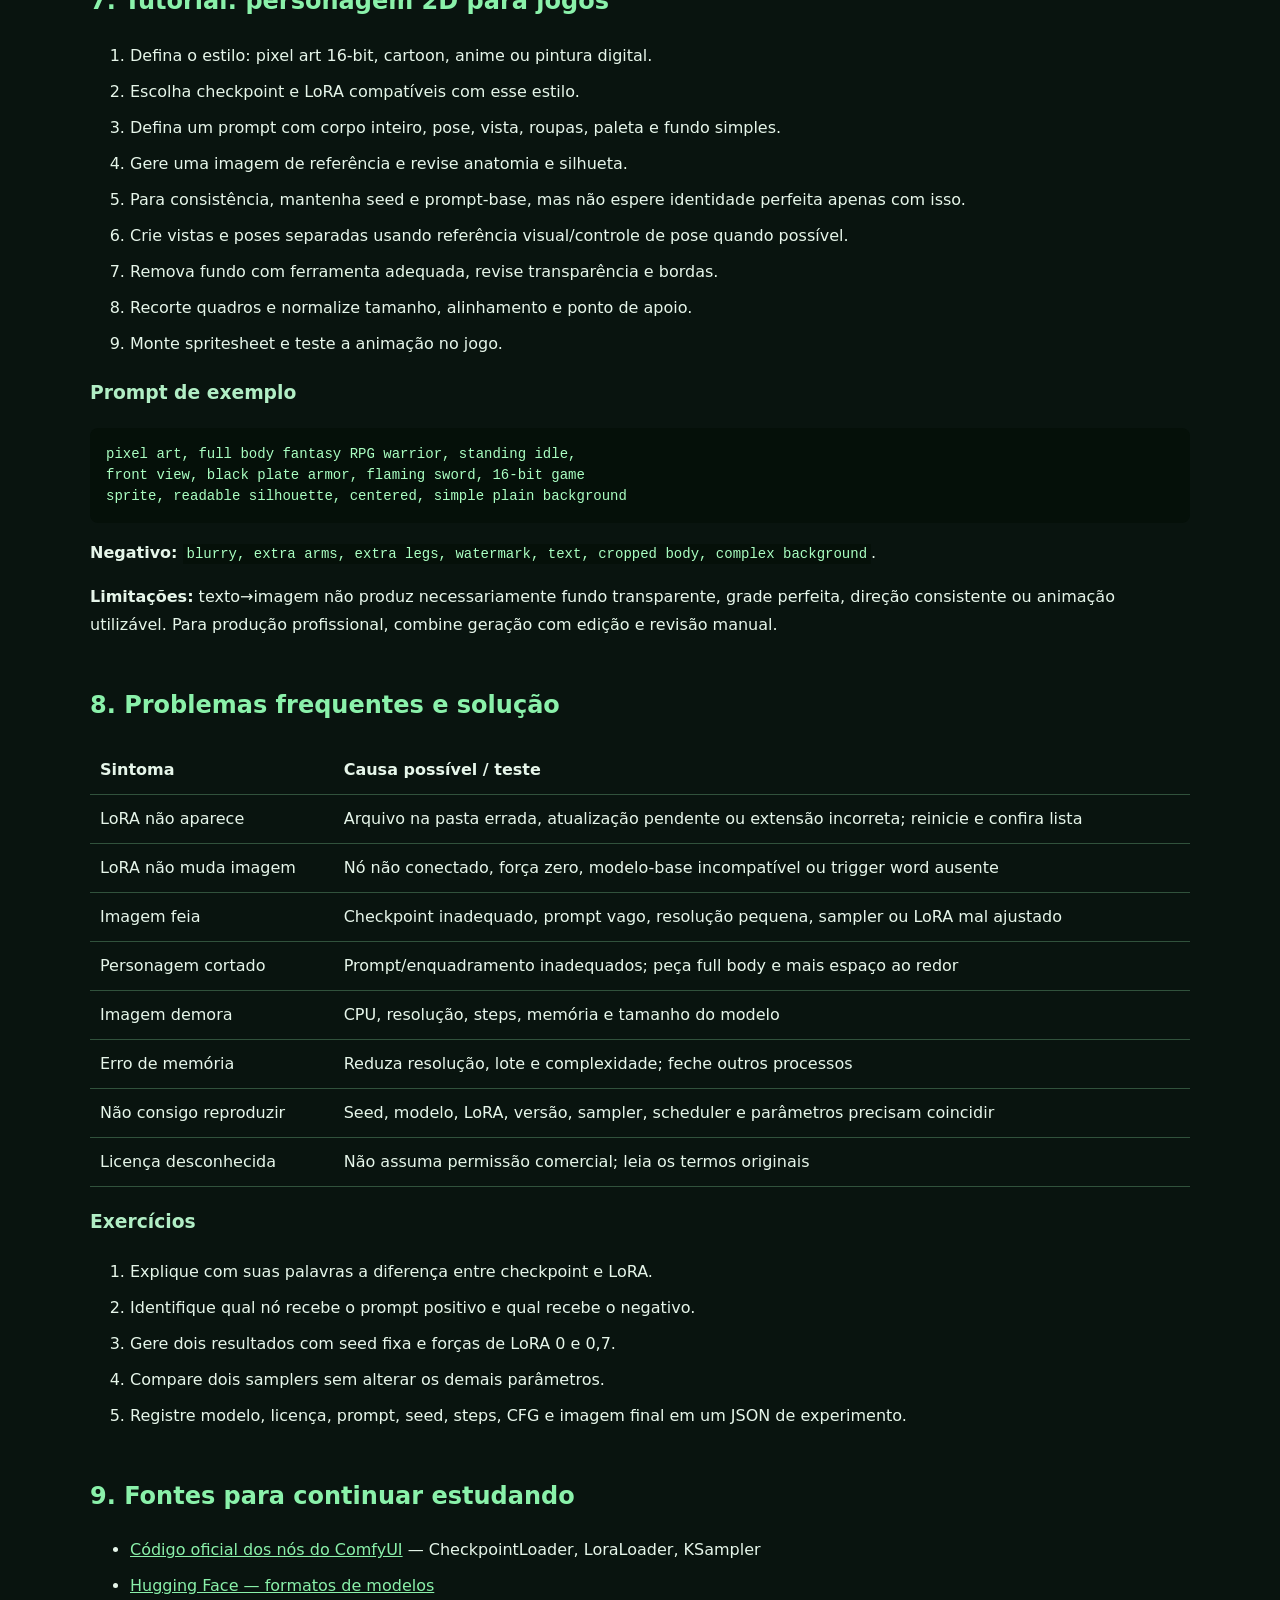
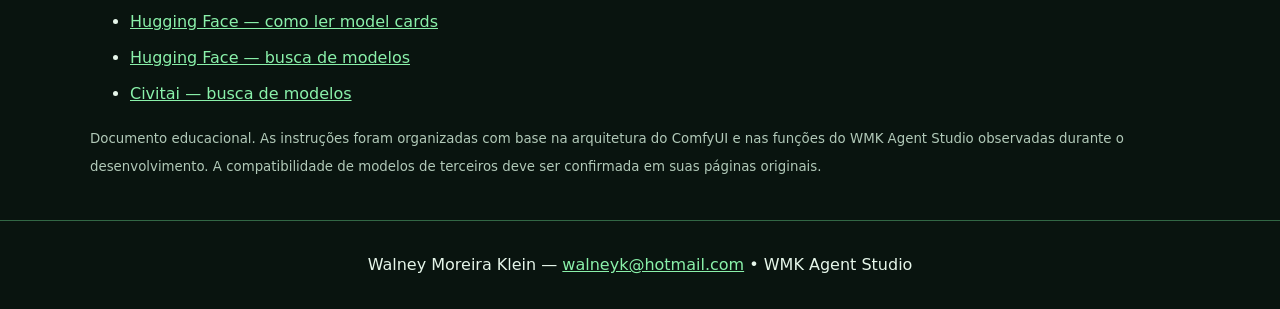
<file: examples/wmk-agent-studio/manuais/GUIA-MODELOS-LORA-COMFYUI.html>
<!doctype html><html lang="pt-BR"><head><meta charset="utf-8"><meta name="viewport" content="width=device-width,initial-scale=1"><title>Manual completo: Modelos, LoRA e ComfyUI | WMK</title><style>body{margin:0;background:#09140f;color:#e6f6ea;font:16px/1.75 system-ui}header{background:#153522;padding:45px max(24px,calc((100vw - 1100px)/2));border-bottom:1px solid #398658}main{max-width:1100px;margin:auto;padding:24px}h1{font-size:clamp(28px,5vw,46px);line-height:1.15}h2{margin-top:45px;color:#8af1aa}h3{color:#b1eec5}a{color:#8af1aa}nav{display:flex;flex-wrap:wrap;gap:10px}nav a{border:1px solid #4a875d;padding:5px 12px;border-radius:8px;text-decoration:none}.card{background:#12261b;border:1px solid #326745;padding:20px;border-radius:10px;margin:16px 0}table{width:100%;border-collapse:collapse}th,td{padding:10px;border-bottom:1px solid #31523c;text-align:left;vertical-align:top}pre,code{font:14px/1.5 Consolas,monospace;background:#051009;color:#aaffc2}pre{padding:16px;overflow:auto;border-radius:8px}code{padding:2px 4px}li{margin:8px 0}small{color:#b1c9b8}footer{text-align:center;padding:30px;border-top:1px solid #326745}</style></head><body><header><small>WMK AGENT STUDIO • GUIA PARA INICIANTES E DESENVOLVEDORES</small><h1>Modelos, Checkpoints, LoRA e ComfyUI</h1><p>Manual prático para entender, encontrar, instalar e configurar inteligência artificial para criar personagens de jogos 2D.</p><nav><a href="#conceitos">Conceitos</a><a href="#arquivos">Arquivos</a><a href="#fontes">Onde encontrar</a><a href="#instalacao">Instalação</a><a href="#parametros">Parâmetros</a><a href="#grafo">Grafo</a><a href="#personagens">Personagens 2D</a><a href="#diagnostico">Problemas</a></nav></header><main><div class="card"><b>Leia primeiro:</b> instalar um LoRA na pasta não significa que ele está ativo. O workflow precisa ter o nó <code>LoraLoader</code> ligado ao checkpoint e ao CLIP. O WMK Agent Studio deve ter suporte explícito a essa conexão. Este guia não afirma que o LoRA baixado já foi ativado ou testado.</div>
<section id="conceitos"><h2>1. O que é um modelo de IA?</h2><p>Um <b>modelo</b> é um conjunto de parâmetros numéricos (pesos) aprendido durante treinamento com muitos exemplos. No gerador de imagens, esses pesos permitem produzir novas imagens a partir de instruções e ruído. Ele não funciona como uma biblioteca que simplesmente copia uma imagem pronta. Um <b>modelo-base</b> é a arquitetura e os pesos principais; uma <b>família</b> (SD 1.5, SDXL etc.) define compatibilidades importantes.</p><p><b>Checkpoint</b> é um arquivo ou conjunto de arquivos que guarda o estado treinado do modelo. No SD 1.5, um checkpoint completo normalmente fornece o modelo de difusão, um codificador de texto CLIP e um VAE. <b>LoRA</b> (Low-Rank Adaptation) é um conjunto menor de ajustes que modifica o comportamento de um modelo-base, como ensinar um estilo visual. Ele não substitui o checkpoint principal. <b>Embedding</b> é um recurso de condicionamento textual treinado; <b>VAE</b> transforma latentes em pixels e vice-versa; <b>ControlNet</b> usa controles estruturais como poses ou contornos; <b>upscaler</b> aumenta a resolução, com limitações.</p><div class="card"><b>Analogia:</b> checkpoint = artista com repertório; LoRA = especialização em pixel art; prompt = briefing; sampler = método de execução; seed = ponto de partida aleatório; VAE = conversor da representação interna para imagem.</div><h3>LoRA não é um modelo de linguagem</h3><p>Ollama executa modelos de linguagem que interpretam seu pedido; o ComfyUI executa modelos de imagem. O agente pode escrever prompts, mas quem gera os pixels é o ComfyUI.</p></section>
<section id="arquivos"><h2>2. Tipos de arquivo e compatibilidade</h2><table><tr><th>Tipo</th><th>Uso</th><th>Pasta comum</th></tr><tr><td>Checkpoint <code>.safetensors</code></td><td>Pesos principais da geração</td><td><code>models/checkpoints</code></td></tr><tr><td>LoRA <code>.safetensors</code></td><td>Ajustes de estilo/conceito</td><td><code>models/loras</code></td></tr><tr><td>VAE <code>.safetensors</code></td><td>Codificação/decodificação</td><td><code>models/vae</code></td></tr><tr><td>ControlNet</td><td>Controle de pose, linhas, profundidade</td><td><code>models/controlnet</code></td></tr><tr><td>Upscale model</td><td>Ampliação baseada em modelo</td><td><code>models/upscale_models</code></td></tr><tr><td>Workflow <code>.json</code></td><td>Receita de nós e parâmetros; não contém pesos</td><td>Qualquer pasta de projetos</td></tr><tr><td>PNG</td><td>Imagem final</td><td><code>output</code></td></tr></table><p><b>Atenção:</b> a extensão <code>.safetensors</code> não informa sozinha se um arquivo é checkpoint ou LoRA. Verifique a página do autor, a família-base, a finalidade e a licença. Evite executar scripts desconhecidos e arquivos de origem duvidosa.</p></section>
<section id="fontes"><h2>3. Onde encontrar modelos e como escolher</h2><p><a href="https://huggingface.co/models">Hugging Face — modelos</a> e <a href="https://civitai.com/models">Civitai — modelos de imagem</a>. Busque termos como <code>SD 1.5 pixel art LoRA</code>, <code>SD 1.5 RPG character</code>, <code>sprite character LoRA</code>, <code>2D game assets</code>.</p><ol><li>Confirme o <b>tipo</b>: checkpoint, LoRA, embedding ou outro.</li><li>Confirme a <b>base</b>: um LoRA SDXL não deve ser aplicado diretamente ao checkpoint SD 1.5.</li><li>Leia a <b>model card</b>: objetivo, exemplos, trigger words, limitações, versão e parâmetros sugeridos.</li><li>Leia a <b>licença</b>: uso comercial, redistribuição e restrições variam por modelo. Para jogos comerciais, esse passo é essencial.</li><li>Confira o tamanho, integridade, reputação do autor e se o download é o arquivo certo.</li><li>Compare imagens de exemplo e veja se foram usadas ferramentas adicionais ou pós-processamento.</li></ol><p><b>Exemplo para estudar:</b> <a href="https://huggingface.co/r3lax/pixel-art-LoRa">r3lax/pixel-art-LoRa</a>. Antes de usar, confira a compatibilidade, a licença e instruções atuais na página original. Não assuma que qualquer LoRA gera automaticamente spritesheets animados.</p></section>
<section id="instalacao"><h2>4. Instalação no seu ComfyUI — passo a passo</h2><ol><li>Baixe um LoRA compatível com seu checkpoint.</li><li>Copie o arquivo <code>.safetensors</code> para <code>D:\IA-Local\ComfyUI\models\loras\</code>.</li><li>Mantenha o checkpoint principal em <code>D:\IA-Local\ComfyUI\models\checkpoints\</code>.</li><li>Reinicie o ComfyUI ou atualize os modelos.</li><li>Abra o ComfyUI, adicione <code>Load LoRA</code> e escolha o arquivo.</li><li>Conecte a saída <code>MODEL</code> do checkpoint à entrada <code>model</code> do LoRA e a saída <code>CLIP</code> à entrada <code>clip</code>.</li><li>Use as saídas do LoRA no <code>KSampler</code> e nos dois nós <code>CLIPTextEncode</code>.</li><li>Experimente força 0,7 em <code>strength_model</code> e <code>strength_clip</code>; ajuste conforme documentação e resultado.</li></ol><div class="card"><b>Teste obrigatório:</b> faça uma imagem com LoRA desativado (forças 0) e outra com 0,7, mantendo prompt, seed, steps, CFG, sampler e resolução idênticos. Assim você identifica o efeito real do LoRA.</div></section>
<section id="parametros"><h2>5. Dicionário completo dos parâmetros principais</h2><table><tr><th>Parâmetro</th><th>O que significa</th><th>Como testar</th></tr><tr><td>Prompt positivo</td><td>Características desejadas: sujeito, pose, estilo, enquadramento, iluminação</td><td>Escreva com clareza; priorize o essencial</td></tr><tr><td>Prompt negativo</td><td>Características a desencorajar, sem garantia absoluta</td><td>Evite listas enormes e contraditórias</td></tr><tr><td>Checkpoint</td><td>Modelo-base carregado</td><td>Compare checkpoints compatíveis com a tarefa</td></tr><tr><td>LoRA</td><td>Ajuste especializado aplicado ao modelo</td><td>Ative/desative e compare</td></tr><tr><td>strength_model</td><td>Intensidade do LoRA no modelo de difusão</td><td>0,5; 0,7; 1,0</td></tr><tr><td>strength_clip</td><td>Intensidade do LoRA no codificador textual</td><td>0,5; 0,7; 1,0</td></tr><tr><td>Width/Height</td><td>Largura/altura da imagem em pixels</td><td>384² para teste; 512² mais custoso</td></tr><tr><td>Steps</td><td>Etapas de amostragem</td><td>15, 22 e 28; mais não é sempre melhor</td></tr><tr><td>CFG</td><td>Força do condicionamento do texto</td><td>5, 7 e 9; valores extremos podem piorar</td></tr><tr><td>Sampler</td><td>Algoritmo numérico da difusão</td><td>Euler versus DPM++ 2M</td></tr><tr><td>Scheduler</td><td>Distribuição dos níveis de ruído ao longo dos steps</td><td>Normal versus Karras</td></tr><tr><td>Seed</td><td>Semente do ruído inicial</td><td>Fixe 42 para comparação; -1 = aleatória no WMK</td></tr><tr><td>Denoise</td><td>Quanto a imagem inicial será alterada</td><td>1,0 em texto→imagem; menor em img2img</td></tr><tr><td>Batch size</td><td>Quantas imagens por execução</td><td>1 na CPU para economizar memória</td></tr><tr><td>VAE</td><td>Decodifica o latente em imagem</td><td>Use VAE compatível com o checkpoint</td></tr><tr><td>Trigger words</td><td>Palavras recomendadas pelo autor do LoRA</td><td>Leia a model card e inclua se necessário</td></tr></table><p><b>Não existe configuração universal.</b> SD 1.5, SDXL e modelos rápidos/distilados podem exigir valores diferentes. Para um teste controlado, altere um parâmetro por vez.</p></section>
<section id="grafo"><h2>6. Como funciona o grafo com LoRA</h2><pre>CheckpointLoaderSimple
       ├── MODEL ──┐
       ├── CLIP ───┤──→ LoraLoader ── MODEL ──→ KSampler
       └── VAE ───┘          │
                            └── CLIP ──→ CLIPTextEncode (+) ──┐
                                      └→ CLIPTextEncode (-) ──┤
EmptyLatentImage ──────────────────────────────────────────────┤
                                                              ▼
                                                           KSampler
                                                              │
                                                       VAEDecode ← VAE
                                                              │
                                                           SaveImage</pre><p>O <code>LoraLoader</code> recebe <code>MODEL</code> e <code>CLIP</code>, aplica os ajustes e devolve versões modificadas. Os prompts positivo e negativo são convertidos em condicionamentos. O KSampler gera um latente, o VAE o decodifica, e o SaveImage grava PNG. O grafo do WMK precisa incluir o nó LoRA para usá-lo; copiar o arquivo não muda o pipeline automaticamente.</p><h3>JSON: dois formatos diferentes</h3><p>O JSON de workflow visual contém posições de nós e links do editor. O JSON de API contém <code>class_type</code>, <code>inputs</code> e referências entre nós. O WMK utiliza JSON de API para executar. Nenhum desses arquivos é o próprio modelo.</p><pre>{
  "8": {
    "class_type": "LoraLoader",
    "inputs": {
      "lora_name": "WMK_PixelArt_SD15.safetensors",
      "strength_model": 0.7,
      "strength_clip": 0.7,
      "model": ["1", 0],
      "clip": ["1", 1]
    }
  }
}</pre><p>Este trecho é ilustrativo; ele precisa ser integrado a um workflow completo com ligações corretas.</p></section>
<section id="personagens"><h2>7. Tutorial: personagem 2D para jogos</h2><ol><li>Defina o estilo: pixel art 16-bit, cartoon, anime ou pintura digital.</li><li>Escolha checkpoint e LoRA compatíveis com esse estilo.</li><li>Defina um prompt com corpo inteiro, pose, vista, roupas, paleta e fundo simples.</li><li>Gere uma imagem de referência e revise anatomia e silhueta.</li><li>Para consistência, mantenha seed e prompt-base, mas não espere identidade perfeita apenas com isso.</li><li>Crie vistas e poses separadas usando referência visual/controle de pose quando possível.</li><li>Remova fundo com ferramenta adequada, revise transparência e bordas.</li><li>Recorte quadros e normalize tamanho, alinhamento e ponto de apoio.</li><li>Monte spritesheet e teste a animação no jogo.</li></ol><h3>Prompt de exemplo</h3><pre>pixel art, full body fantasy RPG warrior, standing idle,
front view, black plate armor, flaming sword, 16-bit game
sprite, readable silhouette, centered, simple plain background</pre><p><b>Negativo:</b> <code>blurry, extra arms, extra legs, watermark, text, cropped body, complex background</code>.</p><p><b>Limitações:</b> texto→imagem não produz necessariamente fundo transparente, grade perfeita, direção consistente ou animação utilizável. Para produção profissional, combine geração com edição e revisão manual.</p></section>
<section id="diagnostico"><h2>8. Problemas frequentes e solução</h2><table><tr><th>Sintoma</th><th>Causa possível / teste</th></tr><tr><td>LoRA não aparece</td><td>Arquivo na pasta errada, atualização pendente ou extensão incorreta; reinicie e confira lista</td></tr><tr><td>LoRA não muda imagem</td><td>Nó não conectado, força zero, modelo-base incompatível ou trigger word ausente</td></tr><tr><td>Imagem feia</td><td>Checkpoint inadequado, prompt vago, resolução pequena, sampler ou LoRA mal ajustado</td></tr><tr><td>Personagem cortado</td><td>Prompt/enquadramento inadequados; peça full body e mais espaço ao redor</td></tr><tr><td>Imagem demora</td><td>CPU, resolução, steps, memória e tamanho do modelo</td></tr><tr><td>Erro de memória</td><td>Reduza resolução, lote e complexidade; feche outros processos</td></tr><tr><td>Não consigo reproduzir</td><td>Seed, modelo, LoRA, versão, sampler, scheduler e parâmetros precisam coincidir</td></tr><tr><td>Licença desconhecida</td><td>Não assuma permissão comercial; leia os termos originais</td></tr></table><h3>Exercícios</h3><ol><li>Explique com suas palavras a diferença entre checkpoint e LoRA.</li><li>Identifique qual nó recebe o prompt positivo e qual recebe o negativo.</li><li>Gere dois resultados com seed fixa e forças de LoRA 0 e 0,7.</li><li>Compare dois samplers sem alterar os demais parâmetros.</li><li>Registre modelo, licença, prompt, seed, steps, CFG e imagem final em um JSON de experimento.</li></ol></section>
<section><h2>9. Fontes para continuar estudando</h2><ul><li><a href="https://github.com/Comfy-Org/ComfyUI/blob/master/nodes.py">Código oficial dos nós do ComfyUI</a> — CheckpointLoader, LoraLoader, KSampler</li><li><a href="https://huggingface.co/docs/diffusers/main/using-diffusers/other-formats">Hugging Face — formatos de modelos</a></li><li><a href="https://github.com/huggingface/hub-docs/blob/main/docs/hub/model-cards.md">Hugging Face — como ler model cards</a></li><li><a href="https://huggingface.co/models">Hugging Face — busca de modelos</a></li><li><a href="https://civitai.com/models">Civitai — busca de modelos</a></li></ul><p><small>Documento educacional. As instruções foram organizadas com base na arquitetura do ComfyUI e nas funções do WMK Agent Studio observadas durante o desenvolvimento. A compatibilidade de modelos de terceiros deve ser confirmada em suas páginas originais.</small></p></section></main><footer>Walney Moreira Klein — <a href="mailto:walneyk@hotmail.com">walneyk@hotmail.com</a> • WMK Agent Studio</footer></body></html>
</file>
